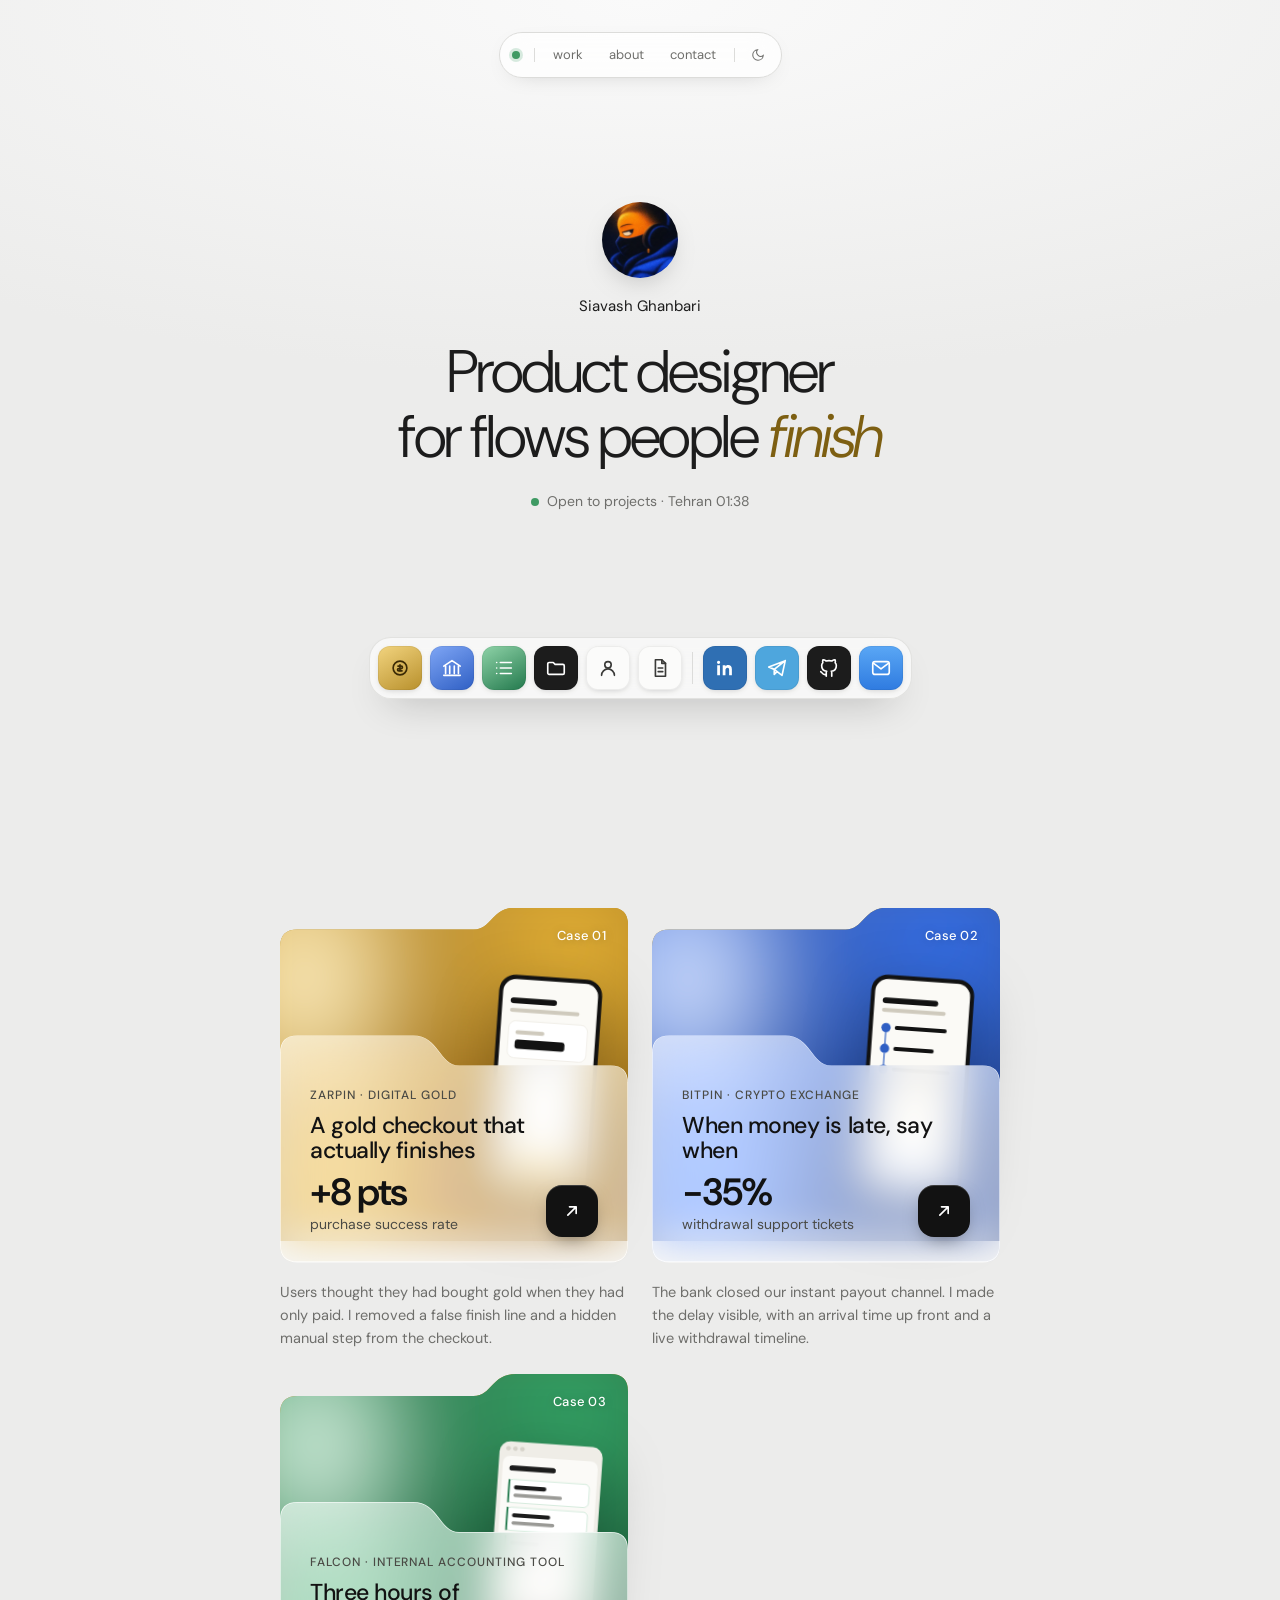
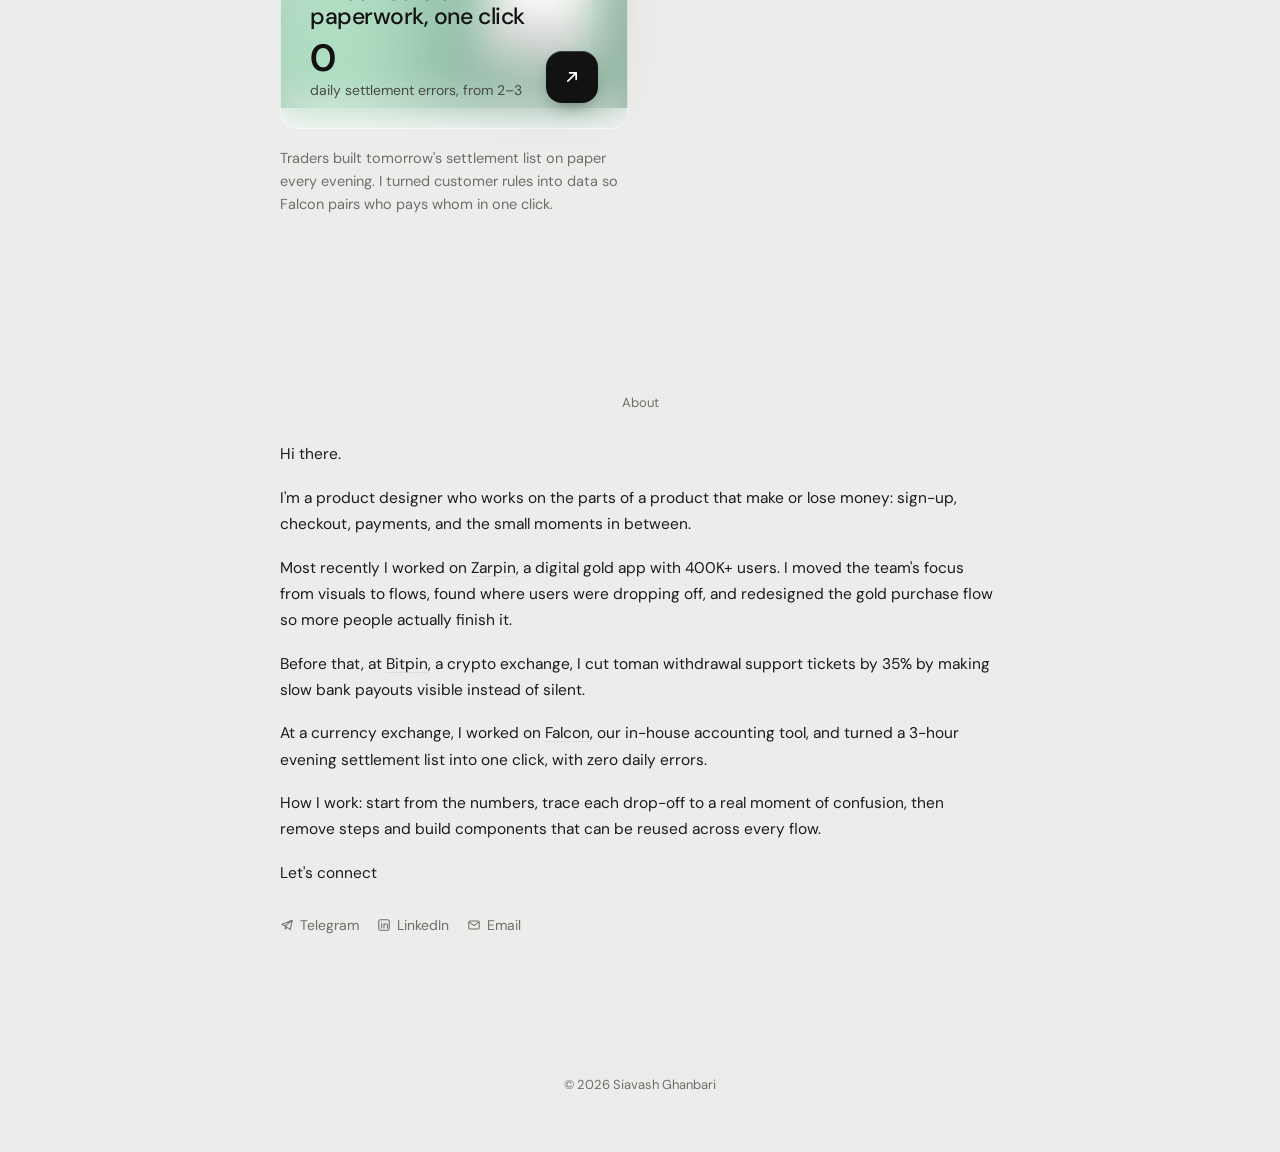
<file: index.html>
<!doctype html>
<html lang="en">
<head>
  <meta charset="utf-8">
  <meta name="viewport" content="width=device-width, initial-scale=1">
  <title>Siavash Ghanbari</title>
  <meta name="description" content="Siavash Ghanbari, product designer. Case studies on fintech flows that convert.">
  <link rel="preconnect" href="https://fonts.googleapis.com">
  <link rel="preconnect" href="https://fonts.gstatic.com" crossorigin>
  <link href="https://fonts.googleapis.com/css2?family=DM+Sans:opsz,wght@9..40,300;9..40,400;9..40,500;9..40,600&display=swap" rel="stylesheet">
  <link rel="stylesheet" href="styles.css">
  <script>(function(){var t=null;try{t=new URLSearchParams(location.search).get('theme')}catch(e){}if(t!=='dark'&&t!=='light'){try{t=localStorage.getItem('theme')}catch(e){}}if(t!=='dark'&&t!=='light'){t=matchMedia('(prefers-color-scheme: dark)').matches?'dark':'light'}document.documentElement.dataset.theme=t;try{localStorage.setItem('theme',t)}catch(e){}})()</script>
  <link rel="icon" href="avatar.webp">
</head>
<body>
  <a class="skip" href="#main">Skip to content</a>

  <header class="pillnav-wrap">
    <nav class="pillnav" aria-label="Primary">
      <span class="pill-dot" title="Open to projects" aria-hidden="true"></span>
      <span class="pill-sep" aria-hidden="true"></span>
      <a href="#work">work</a>
      <a href="#about">about</a>
      <a href="#contact">contact</a>
      <span class="pill-sep" aria-hidden="true"></span>
      <button class="pill-theme" type="button" aria-label="Toggle dark mode" data-theme-toggle>
        <svg viewBox="0 0 24 24" fill="none" stroke="currentColor" stroke-width="1.8" stroke-linecap="round"><path d="M21 12.8A9 9 0 1 1 11.2 3a7 7 0 0 0 9.8 9.8Z"/></svg>
      </button>
    </nav>
  </header>

  <main id="main">
    <section class="c-hero">
      <img class="avatar" src="avatar.webp" width="76" height="76" alt="Portrait illustration of Siavash Ghanbari">
      <p class="c-name">Siavash Ghanbari</p>
      <h1 class="c-title">Product designer<br>for flows people <em>finish</em></h1>
      <p class="c-meta"><span class="status"><i aria-hidden="true"></i>Open to projects</span> · Tehran <span data-clock>--:--</span></p>
      <nav class="dock" aria-label="Quick links">
                <a class="dock-item t-gold" href="zarpin.html" aria-label="Zarpin case study" data-tip="Zarpin case study"><svg viewBox="0 0 24 24" fill="none" stroke="currentColor" stroke-width="1.8" stroke-linecap="round" stroke-linejoin="round"><circle cx="12" cy="12" r="7.5"/><path d="M12 8.5v7M9.8 10h3.6a1.3 1.3 0 0 1 0 2.6h-2.8a1.3 1.3 0 0 0 0 2.6h3.6"/></svg></a>
        <a class="dock-item t-blue2" href="bitpin.html" aria-label="Bitpin case study" data-tip="Bitpin case study"><svg viewBox="0 0 24 24" fill="none" stroke="currentColor" stroke-width="1.8" stroke-linecap="round" stroke-linejoin="round"><path d="M3 10 12 4l9 6M5 10v8M9.5 10v8M14.5 10v8M19 10v8M3 20h18"/></svg></a>
        <a class="dock-item t-green" href="falcon.html" aria-label="Falcon case study" data-tip="Falcon case study"><svg viewBox="0 0 24 24" fill="none" stroke="currentColor" stroke-width="1.8" stroke-linecap="round" stroke-linejoin="round"><path d="M8 6h12M8 12h12M8 18h12M4 6h.01M4 12h.01M4 18h.01"/></svg></a>
        <a class="dock-item t-ink" href="#work" aria-label="Work" data-tip="Work"><svg viewBox="0 0 24 24" fill="none" stroke="currentColor" stroke-width="1.8" stroke-linecap="round" stroke-linejoin="round"><path d="M3 7.5A1.5 1.5 0 0 1 4.5 6H9l2 2h8.5A1.5 1.5 0 0 1 21 9.5v8a1.5 1.5 0 0 1-1.5 1.5h-15A1.5 1.5 0 0 1 3 17.5z"/></svg></a>
        <a class="dock-item t-light" href="#about" aria-label="About" data-tip="About"><svg viewBox="0 0 24 24" fill="none" stroke="currentColor" stroke-width="1.8" stroke-linecap="round" stroke-linejoin="round"><circle cx="12" cy="8.5" r="3.5"/><path d="M5 20a7 7 0 0 1 14 0"/></svg></a>
        <a class="dock-item t-light" href="#" aria-label="Résumé (soon)" data-tip="Résumé (soon)"><svg viewBox="0 0 24 24" fill="none" stroke="currentColor" stroke-width="1.8" stroke-linecap="round" stroke-linejoin="round"><path d="M7 3h7l4 4v14H7z"/><path d="M14 3v4h4M10 12h5M10 16h5"/></svg></a>
        <span class="dock-sep" aria-hidden="true"></span>
        <a class="dock-item t-blue" href="https://www.linkedin.com/" target="_blank" rel="noopener" aria-label="LinkedIn" data-tip="LinkedIn"><svg viewBox="0 0 24 24" fill="currentColor"><path d="M6.5 9h-3v11h3zM5 4a1.75 1.75 0 1 0 0 3.5A1.75 1.75 0 0 0 5 4zm4.5 5v11h3v-5.8c0-1.6.9-2.6 2.2-2.6 1.2 0 1.8.8 1.8 2.5V20h3v-6.6c0-3.2-1.7-4.6-4-4.6-1.5 0-2.5.7-3 1.5V9z"/></svg></a>
        <a class="dock-item t-sky" href="https://t.me/" target="_blank" rel="noopener" aria-label="Telegram" data-tip="Telegram"><svg viewBox="0 0 24 24" fill="none" stroke="currentColor" stroke-width="1.8" stroke-linecap="round" stroke-linejoin="round"><path d="M21 4 3 11l6 2.5M21 4l-3.5 16-8.5-6.5M21 4 9 13.5V19l3-3"/></svg></a>
        <a class="dock-item t-ink" href="https://github.com/SiavashGhanbari" target="_blank" rel="noopener" aria-label="GitHub" data-tip="GitHub"><svg viewBox="0 0 24 24" fill="none" stroke="currentColor" stroke-width="1.8" stroke-linecap="round" stroke-linejoin="round"><path d="M9 19c-4.3 1.4-4.3-2.5-6-3m12 5v-3.5c0-1 .1-1.4-.5-2 2.8-.3 5.5-1.4 5.5-6a4.6 4.6 0 0 0-1.3-3.2 4.2 4.2 0 0 0-.1-3.2s-1.1-.3-3.5 1.3a12.3 12.3 0 0 0-6.2 0C6.5 2.8 5.4 3.1 5.4 3.1a4.2 4.2 0 0 0-.1 3.2A4.6 4.6 0 0 0 4 9.5c0 4.6 2.7 5.7 5.5 6-.6.6-.6 1.2-.5 2V21"/></svg></a>
        <a class="dock-item t-mail" href="mailto:hello@example.com" aria-label="Email" data-tip="Email"><svg viewBox="0 0 24 24" fill="none" stroke="currentColor" stroke-width="1.8" stroke-linecap="round" stroke-linejoin="round"><rect x="3" y="5" width="18" height="14" rx="2.5"/><path d="m4 7 8 6 8-6"/></svg></a>
      </nav>
    </section>

    <section id="work" class="c-section">
      <div class="c-wrap-wide">
        <p class="c-label reveal">Selected work</p>
        <div class="folders">
          <a class="folder-card reveal" href="zarpin.html" data-cursor="Open case study">
            <div class="folder" aria-hidden="true">
              <div class="folder-back" data-folder-back><div class="blur gold"></div><span class="tag-label">Case 01</span></div>
              <svg class="phone-mini" viewBox="0 0 180 380" fill="none">
                <rect x="1" y="1" width="178" height="378" rx="28" fill="#121212"/>
                <rect x="8" y="8" width="164" height="364" rx="22" fill="#fbfaf6"/>
                <rect x="22" y="40" width="80" height="10" rx="5" fill="#121212"/>
                <rect x="22" y="58" width="120" height="7" rx="3.5" fill="#cfcabd"/>
                <rect x="22" y="80" width="136" height="64" rx="12" fill="#fff" stroke="#e8e5dc"/>
                <rect x="34" y="96" width="50" height="7" rx="3.5" fill="#cfcabd"/>
                <rect x="34" y="112" width="86" height="16" rx="5" fill="#121212"/>
                <rect x="8" y="214" width="164" height="158" rx="22" fill="#fff"/>
                <rect x="72" y="224" width="36" height="5" rx="2.5" fill="#ddd9cf"/>
                <rect x="22" y="242" width="62" height="14" rx="7" fill="#f6ecd1"/>
                <rect x="22" y="268" width="136" height="6" rx="3" fill="#ece8de"/>
                <rect x="22" y="284" width="136" height="6" rx="3" fill="#ece8de"/>
                <rect x="22" y="326" width="136" height="32" rx="10" fill="#c79c33"/>
              </svg>
              <div class="folder-front" data-folder-front>
                <div>
                  <span class="eyebrow">Zarpin · Digital gold</span>
                  <h3>A gold checkout that actually finishes</h3>
                </div>
                <div class="row">
                  <div class="metric"><b data-metric="successLift"></b><span>purchase success rate</span></div>
                  <span class="folder-btn"><svg viewBox="0 0 24 24" fill="none" stroke="currentColor" stroke-width="2" stroke-linecap="round" stroke-linejoin="round"><path d="M7 17 17 7M9 7h8v8"/></svg></span>
                </div>
              </div>
            </div>
            <p class="folder-caption">Users thought they had bought gold when they had only paid. I removed a false finish line and a hidden manual step from the checkout.</p>
            <span class="sr-only">Read the Zarpin case study</span>
          </a>

          <a class="folder-card reveal" href="bitpin.html" data-cursor="Open case study">
            <div class="folder" aria-hidden="true">
              <div class="folder-back" data-folder-back><div class="blur blue"></div><span class="tag-label">Case 02</span></div>
              <svg class="phone-mini" viewBox="0 0 180 380" fill="none">
                <rect x="1" y="1" width="178" height="378" rx="28" fill="#121212"/>
                <rect x="8" y="8" width="164" height="364" rx="22" fill="#fbfaf6"/>
                <rect x="22" y="40" width="96" height="10" rx="5" fill="#121212"/>
                <rect x="22" y="58" width="110" height="7" rx="3.5" fill="#cfcabd"/>
                <circle cx="31" cy="92" r="8" fill="#2f5fc4"/><rect x="46" y="88" width="90" height="7" rx="3.5" fill="#121212"/>
                <rect x="30" y="100" width="2" height="22" fill="#2f5fc4"/>
                <circle cx="31" cy="128" r="8" fill="#2f5fc4"/><rect x="46" y="124" width="70" height="7" rx="3.5" fill="#121212"/>
                <rect x="30" y="136" width="2" height="22" fill="#2f5fc4"/>
                <circle cx="31" cy="164" r="8" fill="#2f5fc4"/><rect x="46" y="160" width="100" height="7" rx="3.5" fill="#121212"/>
                <rect x="30" y="172" width="2" height="22" fill="#e6e4dd"/>
                <circle cx="31" cy="200" r="7" fill="#fff" stroke="#2f5fc4" stroke-width="2"/><rect x="46" y="196" width="80" height="7" rx="3.5" fill="#cfcabd"/>
                <rect x="22" y="320" width="136" height="34" rx="10" fill="#eef3fe"/>
                <rect x="34" y="334" width="96" height="6" rx="3" fill="#2f5fc4"/>
              </svg>
              <div class="folder-front" data-folder-front>
                <div>
                  <span class="eyebrow">Bitpin · Crypto exchange</span>
                  <h3>When money is late, say when</h3>
                </div>
                <div class="row">
                  <div class="metric"><b>−35%</b><span>withdrawal support tickets</span></div>
                  <span class="folder-btn"><svg viewBox="0 0 24 24" fill="none" stroke="currentColor" stroke-width="2" stroke-linecap="round" stroke-linejoin="round"><path d="M7 17 17 7M9 7h8v8"/></svg></span>
                </div>
              </div>
            </div>
            <p class="folder-caption">The bank closed our instant payout channel. I made the delay visible, with an arrival time up front and a live withdrawal timeline.</p>
            <span class="sr-only">Read the Bitpin case study</span>
          </a>

          <a class="folder-card reveal" href="falcon.html" data-cursor="Open case study">
            <div class="folder" aria-hidden="true">
              <div class="folder-back" data-folder-back><div class="blur green"></div><span class="tag-label">Case 03</span></div>
              <svg class="phone-mini" viewBox="0 0 180 380" fill="none">
                <rect x="1" y="1" width="178" height="378" rx="18" fill="#efede7"/>
                <rect x="8" y="26" width="164" height="346" rx="12" fill="#fbfaf7"/>
                <circle cx="16" cy="13" r="4" fill="#d6d3ca"/><circle cx="28" cy="13" r="4" fill="#d6d3ca"/><circle cx="40" cy="13" r="4" fill="#d6d3ca"/>
                <rect x="20" y="42" width="80" height="9" rx="4.5" fill="#1c1c1c"/>
                <rect x="20" y="66" width="140" height="40" rx="8" fill="#fff" stroke="#b9dfc8"/><rect x="30" y="76" width="56" height="7" rx="3.5" fill="#1c1c1c"/><rect x="30" y="90" width="84" height="6" rx="3" fill="#9a9a96"/><rect x="20" y="66" width="3" height="40" fill="#23794d"/>
                <rect x="20" y="114" width="140" height="40" rx="8" fill="#fff" stroke="#b9dfc8"/><rect x="30" y="124" width="66" height="7" rx="3.5" fill="#1c1c1c"/><rect x="30" y="138" width="74" height="6" rx="3" fill="#9a9a96"/><rect x="20" y="114" width="3" height="40" fill="#23794d"/>
                <rect x="20" y="162" width="140" height="40" rx="8" fill="#fff" stroke="#b9dfc8"/><rect x="30" y="172" width="50" height="7" rx="3.5" fill="#1c1c1c"/><rect x="30" y="186" width="90" height="6" rx="3" fill="#9a9a96"/><rect x="20" y="162" width="3" height="40" fill="#23794d"/>
                <rect x="20" y="318" width="140" height="34" rx="10" fill="#1c1c1c"/><rect x="50" y="332" width="80" height="6" rx="3" fill="#fff"/>
              </svg>
              <div class="folder-front" data-folder-front>
                <div>
                  <span class="eyebrow">Falcon · Internal accounting tool</span>
                  <h3>Three hours of paperwork, one click</h3>
                </div>
                <div class="row">
                  <div class="metric"><b>0</b><span>daily settlement errors, from 2–3</span></div>
                  <span class="folder-btn"><svg viewBox="0 0 24 24" fill="none" stroke="currentColor" stroke-width="2" stroke-linecap="round" stroke-linejoin="round"><path d="M7 17 17 7M9 7h8v8"/></svg></span>
                </div>
              </div>
            </div>
            <p class="folder-caption">Traders built tomorrow's settlement list on paper every evening. I turned customer rules into data so Falcon pairs who pays whom in one click.</p>
            <span class="sr-only">Read the Falcon case study</span>
          </a>

        </div>
      
      </div>
    </section>

    <section id="about" class="c-section">
      <div class="c-wrap">
        <p class="c-label reveal">About</p>
        <div class="c-text reveal">
          <p>Hi there.</p>
          <p>I'm a product designer who works on the parts of a product that make or lose money: sign-up, checkout, payments, and the small moments in between.</p>
          <p>Most recently I worked on <a href="zarpin.html">Zarpin</a>, a digital gold app with 400K+ users. I moved the team's focus from visuals to flows, found where users were dropping off, and redesigned the gold purchase flow so more people actually finish it.</p>
          <p>Before that, at <a href="bitpin.html">Bitpin</a>, a crypto exchange, I cut toman withdrawal support tickets by 35% by making slow bank payouts visible instead of silent.</p>
          <p>At a currency exchange, I worked on <a href="falcon.html">Falcon</a>, our in-house accounting tool, and turned a 3-hour evening settlement list into one click, with zero daily errors.</p>
          <p>How I work: start from the numbers, trace each drop-off to a real moment of confusion, then remove steps and build components that can be reused across every flow.</p>
          <p>Let's connect</p>
        </div>
      </div>
    </section>

    <section id="contact" class="c-section c-contact">
      <div class="c-wrap">
        <!-- TODO: replace with real contact links -->
        <div class="c-links reveal">
          <a href="https://t.me/" target="_blank" rel="noopener"><svg viewBox="0 0 24 24" fill="none" stroke="currentColor" stroke-width="1.8" stroke-linecap="round" stroke-linejoin="round"><path d="M21 4 3 11l6 2.5M21 4l-3.5 16-8.5-6.5M21 4 9 13.5V19l3-3"/></svg>Telegram</a>
          <a href="https://www.linkedin.com/" target="_blank" rel="noopener"><svg viewBox="0 0 24 24" fill="none" stroke="currentColor" stroke-width="1.8" stroke-linecap="round" stroke-linejoin="round"><rect x="3" y="3" width="18" height="18" rx="3"/><path d="M8 10v7M8 7v.01M12 17v-7m0 3a3 3 0 0 1 6 0v4"/></svg>LinkedIn</a>
          <a href="mailto:hello@example.com"><svg viewBox="0 0 24 24" fill="none" stroke="currentColor" stroke-width="1.8" stroke-linecap="round" stroke-linejoin="round"><rect x="3" y="5" width="18" height="14" rx="2.5"/><path d="m4 7 8 6 8-6"/></svg>Email</a>
        </div>
      </div>
    </section>
  </main>

  <footer class="c-footer">© <span data-year></span> Siavash Ghanbari</footer>

  <div class="cursor-pill" aria-hidden="true"></div>
  <script src="smooth.js"></script>
  <script src="data.js"></script>
  <script src="main.js"></script>
</body>
</html>
</file>
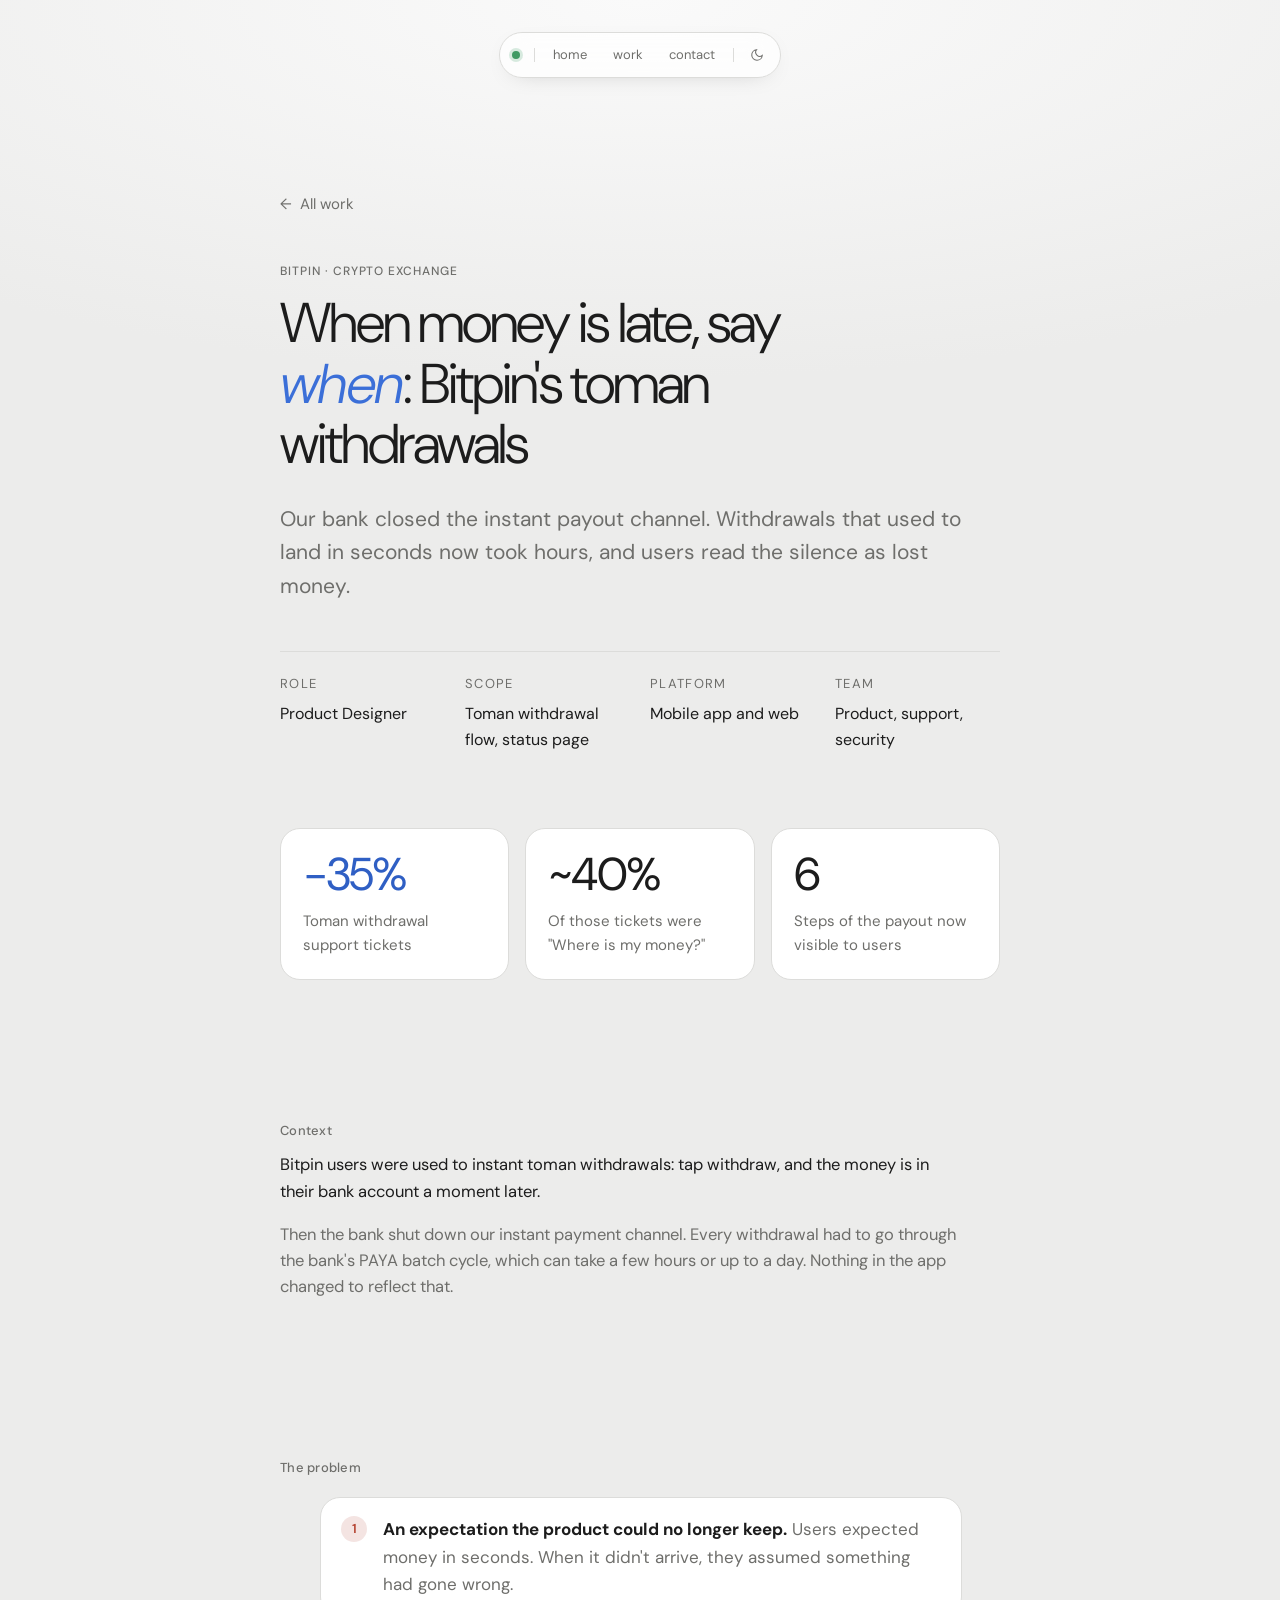
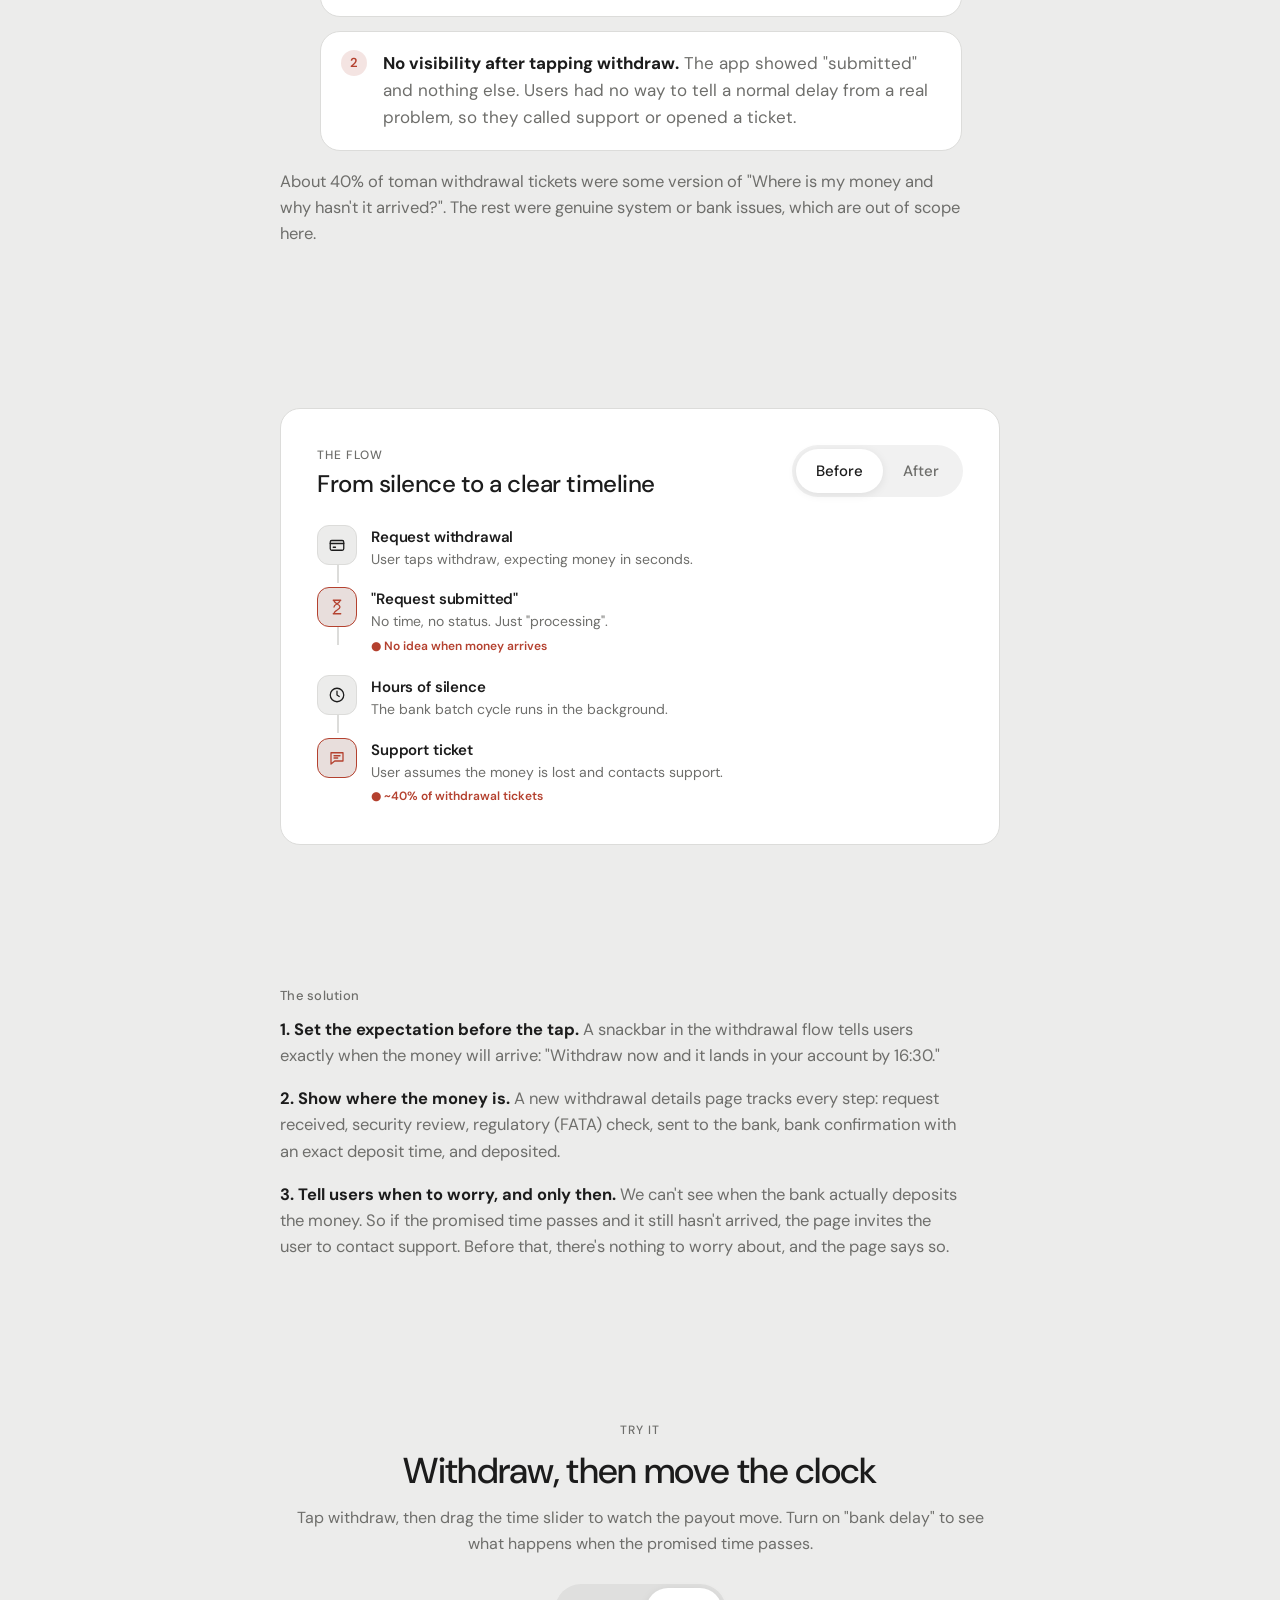
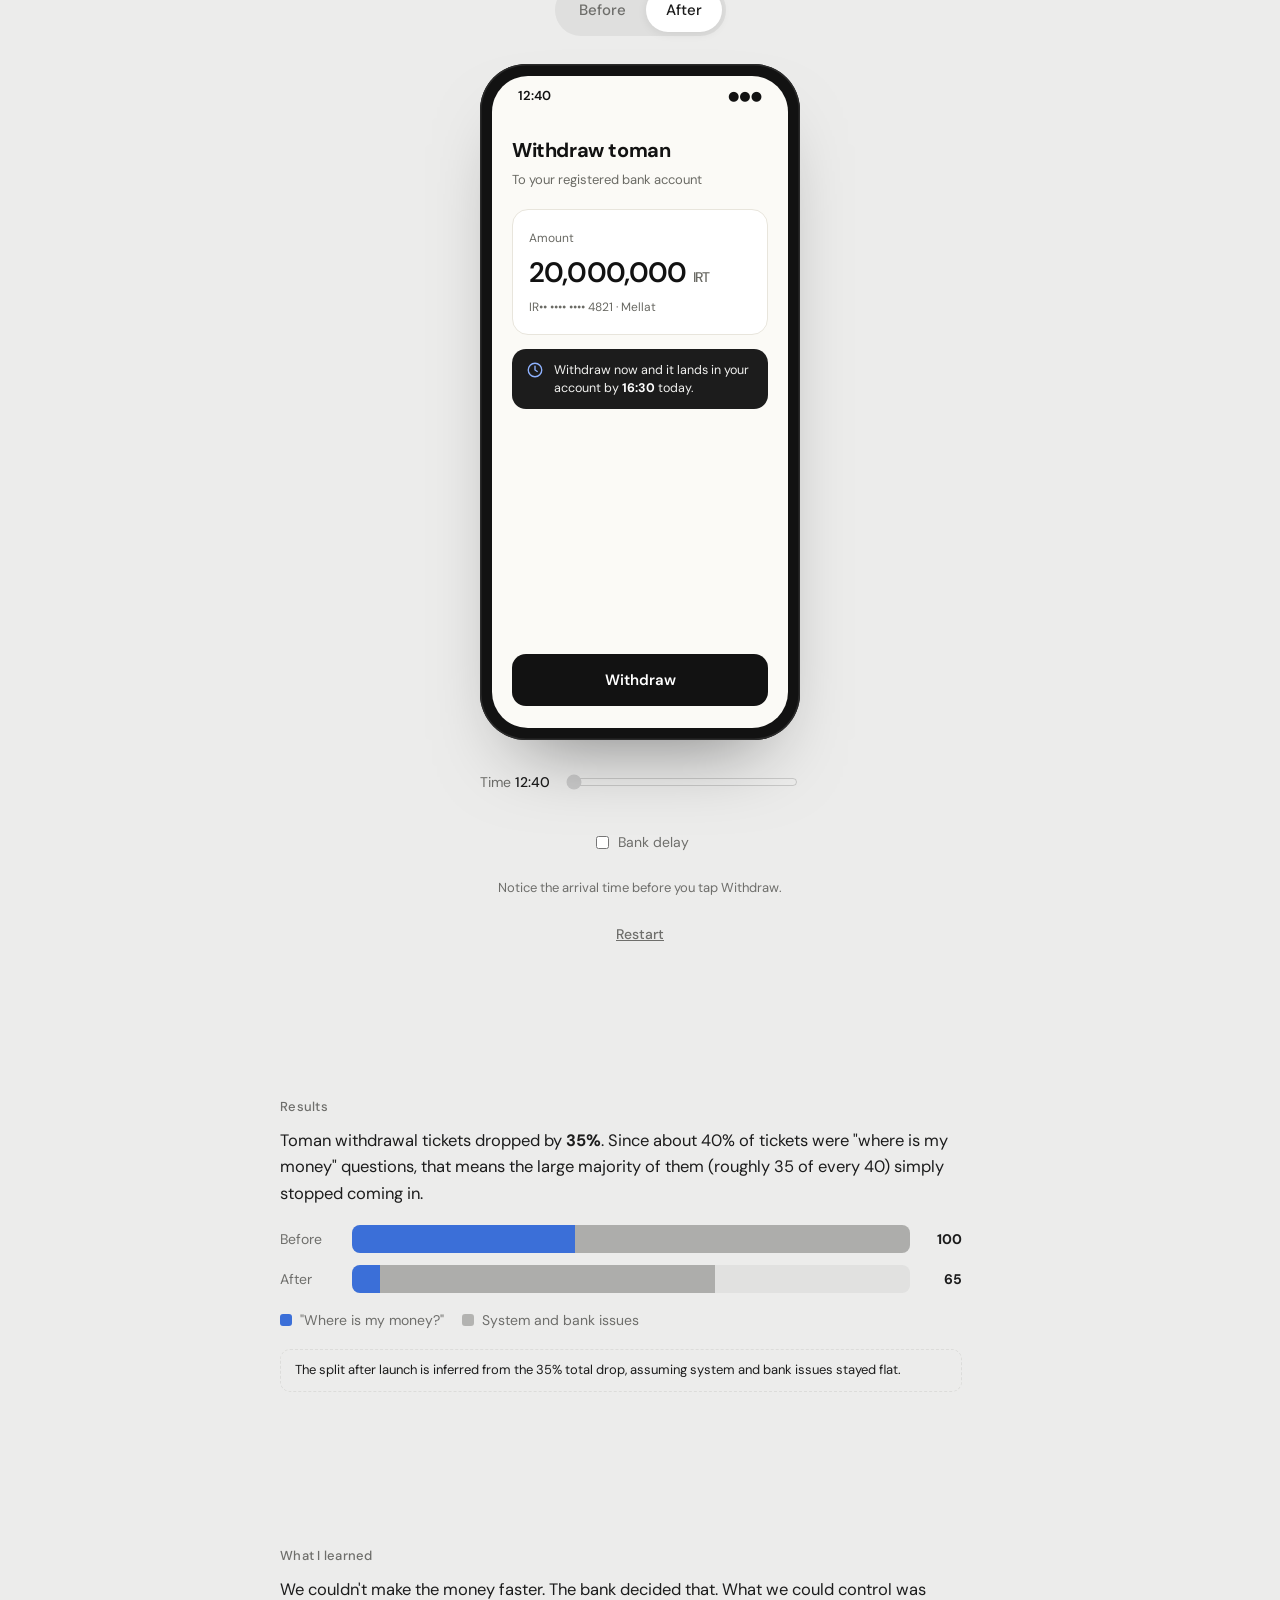
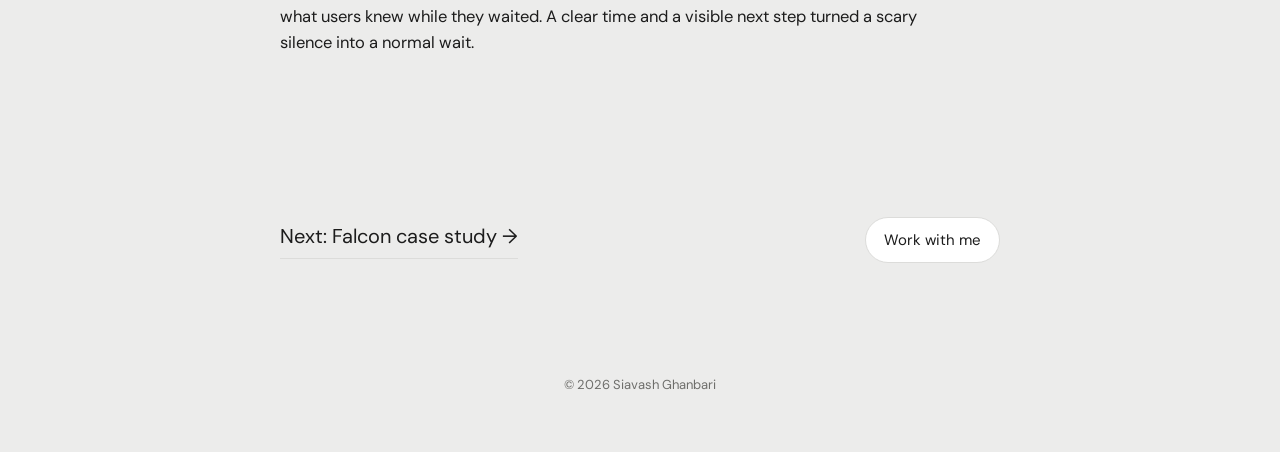
<file: bitpin.html>
<!doctype html>
<html lang="en">
<head>
  <meta charset="utf-8">
  <meta name="viewport" content="width=device-width, initial-scale=1">
  <title>Bitpin Toman Withdrawals · Siavash Ghanbari</title>
  <meta name="description" content="Case study: making delayed toman withdrawals at Bitpin transparent, cutting withdrawal support tickets by 35%.">
  <link rel="preconnect" href="https://fonts.googleapis.com">
  <link rel="preconnect" href="https://fonts.gstatic.com" crossorigin>
  <link href="https://fonts.googleapis.com/css2?family=DM+Sans:opsz,wght@9..40,300;9..40,400;9..40,500;9..40,600&display=swap" rel="stylesheet">
  <link rel="stylesheet" href="styles.css">
  <script>(function(){var t=null;try{t=new URLSearchParams(location.search).get('theme')}catch(e){}if(t!=='dark'&&t!=='light'){try{t=localStorage.getItem('theme')}catch(e){}}if(t!=='dark'&&t!=='light'){t=matchMedia('(prefers-color-scheme: dark)').matches?'dark':'light'}document.documentElement.dataset.theme=t;try{localStorage.setItem('theme',t)}catch(e){}})()</script>
  <link rel="icon" href="avatar.webp">
</head>
<body>
  <a class="skip" href="#main">Skip to content</a>
  <div class="progress" aria-hidden="true"></div>

  <header class="pillnav-wrap">
    <nav class="pillnav" aria-label="Primary">
      <span class="pill-dot" aria-hidden="true"></span>
      <span class="pill-sep" aria-hidden="true"></span>
      <a href="index.html">home</a>
      <a href="index.html#work">work</a>
      <a href="index.html#contact">contact</a>
      <span class="pill-sep" aria-hidden="true"></span>
      <button class="pill-theme" type="button" aria-label="Toggle dark mode" data-theme-toggle>
        <svg viewBox="0 0 24 24" fill="none" stroke="currentColor" stroke-width="1.8" stroke-linecap="round"><path d="M21 12.8A9 9 0 1 1 11.2 3a7 7 0 0 0 9.8 9.8Z"/></svg>
      </button>
    </nav>
  </header>

  <main id="main">
    <section class="cs-hero">
      <div class="wrap">
        <a class="back" href="index.html"><span aria-hidden="true">←</span> All work</a>
        <p class="eyebrow">Bitpin · Crypto exchange</p>
        <h1>When money is late, say <span class="serif" style="color:#3b6fd8">when</span>: Bitpin's toman withdrawals</h1>
        <p class="hero-lede" style="opacity:1;animation:none">Our bank closed the instant payout channel. Withdrawals that used to land in seconds now took hours, and users read the silence as lost money.</p>
        <dl class="facts">
          <div><dt>Role</dt><dd>Product Designer</dd></div>
          <div><dt>Scope</dt><dd>Toman withdrawal flow, status page</dd></div>
          <div><dt>Platform</dt><dd>Mobile app and web</dd></div>
          <div><dt>Team</dt><dd>Product, support, security</dd></div>
        </dl>
      </div>
    </section>

    <section style="padding-top:20px">
      <div class="wrap">
        <div class="kpis">
          <div class="kpi reveal"><b class="blue">−35%</b><span>Toman withdrawal support tickets</span></div>
          <div class="kpi reveal"><b>~40%</b><span>Of those tickets were "Where is my money?"</span></div>
          <div class="kpi reveal"><b>6</b><span>Steps of the payout now visible to users</span></div>
        </div>
      </div>
    </section>

    <section>
      <div class="wrap cs-grid">
        <h2 class="reveal">Context</h2>
        <div class="body reveal">
          <p>Bitpin users were used to instant toman withdrawals: tap withdraw, and the money is in their bank account a moment later.</p>
          <p class="muted">Then the bank shut down our instant payment channel. Every withdrawal had to go through the bank's PAYA batch cycle, which can take a few hours or up to a day. Nothing in the app changed to reflect that.</p>
        </div>
      </div>
    </section>

    <section>
      <div class="wrap cs-grid">
        <h2 class="reveal">The problem</h2>
        <div class="body reveal">
          <ul class="pain">
            <li><span class="n">1</span><div><strong>An expectation the product could no longer keep.</strong> <span class="muted">Users expected money in seconds. When it didn't arrive, they assumed something had gone wrong.</span></div></li>
            <li><span class="n">2</span><div><strong>No visibility after tapping withdraw.</strong> <span class="muted">The app showed "submitted" and nothing else. Users had no way to tell a normal delay from a real problem, so they called support or opened a ticket.</span></div></li>
          </ul>
          <p class="muted" style="margin-top:18px">About 40% of toman withdrawal tickets were some version of "Where is my money and why hasn't it arrived?". The rest were genuine system or bank issues, which are out of scope here.</p>
        </div>
      </div>
    </section>

    <section>
      <div class="wrap">
        <div class="flow-wrap reveal">
          <div class="flow-top">
            <div><p class="eyebrow" style="margin:0 0 6px">The flow</p><h3 style="font-size:24px">From silence to a clear timeline</h3></div>
            <div class="seg" data-seg="flow" role="group" aria-label="Compare flows">
              <span class="thumb" aria-hidden="true"></span>
              <button type="button" data-value="before" aria-pressed="true">Before</button>
              <button type="button" data-value="after" aria-pressed="false">After</button>
            </div>
          </div>
          <ol class="flow" data-flow style="list-style:none;padding:0;margin:0" aria-live="polite"></ol>
        </div>
      </div>
    </section>

    <section>
      <div class="wrap cs-grid">
        <h2 class="reveal">The solution</h2>
        <div class="body reveal">
          <p><strong>1. Set the expectation before the tap.</strong> <span class="muted">A snackbar in the withdrawal flow tells users exactly when the money will arrive: "Withdraw now and it lands in your account by 16:30."</span></p>
          <p><strong>2. Show where the money is.</strong> <span class="muted">A new withdrawal details page tracks every step: request received, security review, regulatory (FATA) check, sent to the bank, bank confirmation with an exact deposit time, and deposited.</span></p>
          <p><strong>3. Tell users when to worry, and only then.</strong> <span class="muted">We can't see when the bank actually deposits the money. So if the promised time passes and it still hasn't arrived, the page invites the user to contact support. Before that, there's nothing to worry about, and the page says so.</span></p>
        </div>
      </div>
    </section>

    <section>
      <div class="wrap proto">
        <div class="proto-copy reveal">
          <p class="eyebrow">Try it</p>
          <h3>Withdraw, then move the clock</h3>
          <p>Tap withdraw, then drag the time slider to watch the payout move. Turn on "bank delay" to see what happens when the promised time passes.</p>
          <div class="seg" data-seg="wproto" role="group" aria-label="Prototype version" style="margin-top:12px">
            <span class="thumb" aria-hidden="true"></span>
            <button type="button" data-value="before" aria-pressed="false">Before</button>
            <button type="button" data-value="after" aria-pressed="true">After</button>
          </div>
        </div>
        <div class="reveal">
          <div class="phone" data-wproto>
            <div class="screen">
              <div class="sbar" aria-hidden="true"><span data-wclock>12:40</span><span>●●●</span></div>

              <div class="view" data-view="form">
                <h5>Withdraw toman</h5>
                <p class="sub">To your registered bank account</p>
                <div class="amount"><small>Amount</small><div>20,000,000 <em>IRT</em></div><small>IR•• •••• •••• 4821 · Mellat</small></div>
                <div class="snack" data-snack><svg viewBox="0 0 24 24" fill="none" stroke="currentColor" stroke-width="1.8" stroke-linecap="round"><circle cx="12" cy="12" r="9"/><path d="M12 7v5l3 2"/></svg><span>Withdraw now and it lands in your account by <b>16:30</b> today.</span></div>
                <button class="pbtn" type="button" data-act="withdraw">Withdraw</button>
              </div>

              <div class="view hidden" data-view="old">
                <div class="success" style="display:flex;flex-direction:column;align-items:center;text-align:center;margin-top:40px;gap:6px">
                  <div class="spinner" aria-hidden="true"></div>
                  <h5 style="margin-top:14px">Request submitted</h5>
                  <p class="sub">Processing</p>
                </div>
                <div class="old-msg" data-oldmsg></div>
                <button class="pbtn ghost" type="button" data-act="reset" style="margin-top:auto">Back</button>
              </div>

              <div class="view hidden" data-view="details">
                <h5>Withdrawal details</h5>
                <p class="sub">20,000,000 IRT · Mellat ••4821</p>
                <ol class="wsteps" data-wsteps></ol>
                <div class="eta-card" data-eta>Expected in your account by <b>16:30</b></div>
                <div class="late-card" data-late hidden>
                  <strong>It's past 16:30 and the money isn't in your account?</strong>
                  <span>Banks sometimes run late. Contact support and we'll trace it.</span>
                  <button class="pbtn" type="button">Contact support</button>
                </div>
              </div>
            </div>
          </div>
          <div class="time-ctrl" data-timectrl>
            <label for="wtime">Time <output data-wtime-out>12:40</output></label>
            <input id="wtime" type="range" min="0" max="320" value="0" step="5" disabled>
            <label class="delay"><input type="checkbox" data-delay> Bank delay</label>
          </div>
          <p class="proto-hint" data-whint aria-live="polite"></p>
          <p style="text-align:center;margin:0"><button class="replay" type="button" data-wreset>Restart</button></p>
        </div>
      </div>
    </section>

    <section>
      <div class="wrap cs-grid">
        <h2 class="reveal">Results</h2>
        <div class="body reveal">
          <p>Toman withdrawal tickets dropped by <strong>35%</strong>. Since about 40% of tickets were "where is my money" questions, that means the large majority of them (roughly 35 of every 40) simply stopped coming in.</p>
          <div class="ticket-bars" aria-label="Withdrawal tickets before and after">
            <div class="tb-row"><span>Before</span><div class="tb"><i class="tb-where" style="--w:40%"></i><i class="tb-other" style="--w:60%"></i></div><b>100</b></div>
            <div class="tb-row"><span>After</span><div class="tb"><i class="tb-where" style="--w:5%"></i><i class="tb-other" style="--w:60%"></i></div><b>65</b></div>
          </div>
          <div class="legend"><span><i style="background:#3b6fd8"></i>"Where is my money?"</span><span><i style="background:color-mix(in srgb,var(--muted) 45%,transparent)"></i>System and bank issues</span></div>
          <p class="note">The split after launch is inferred from the 35% total drop, assuming system and bank issues stayed flat.</p>
        </div>
      </div>
    </section>

    <section>
      <div class="wrap cs-grid">
        <h2 class="reveal">What I learned</h2>
        <div class="body reveal">
          <p>We couldn't make the money faster. The bank decided that. What we could control was what users knew while they waited. A clear time and a visible next step turned a scary silence into a normal wait.</p>
        </div>
      </div>
    </section>

    <section>
      <div class="wrap next-case">
        <a class="big-link" href="falcon.html" style="margin:0">Next: Falcon case study →</a>
        <a class="btn" href="index.html#contact">Work with me</a>
      </div>
    </section>
  </main>

  <footer class="c-footer">© <span data-year></span> Siavash Ghanbari</footer>

  <div class="cursor-pill" aria-hidden="true"></div>
  <script>
    window.PAGE_FLOWS = {
      before: [
        { t: 'Request withdrawal', d: 'User taps withdraw, expecting money in seconds.', icon: 'card' },
        { t: '"Request submitted"', d: 'No time, no status. Just "processing".', icon: 'hourglass', drop: 'No idea when money arrives' },
        { t: 'Hours of silence', d: 'The bank batch cycle runs in the background.', icon: 'clock' },
        { t: 'Support ticket', d: 'User assumes the money is lost and contacts support.', icon: 'chat', drop: '~40% of withdrawal tickets' },
      ],
      after: [
        { t: 'Request withdrawal + ETA snackbar', d: '"Withdraw now and it lands by 16:30."', icon: 'bell', fixed: 'Expectation set before the tap' },
        { t: 'Security and FATA checks', d: 'Shown live on the withdrawal details page.', icon: 'shield' },
        { t: 'Sent to bank, time confirmed', d: 'The bank confirms an exact deposit time.', icon: 'bank' },
        { t: 'Deposited', d: 'The timeline completes.', icon: 'check' },
        { t: 'Late? Then contact support', d: 'Support is offered only after the promised time passes.', icon: 'chat', fixed: 'Tickets only when needed' },
      ],
    };
  </script>
  <script src="smooth.js"></script>
  <script src="data.js"></script>
  <script src="main.js"></script>
  <script src="bitpin.js"></script>
</body>
</html>
</file>
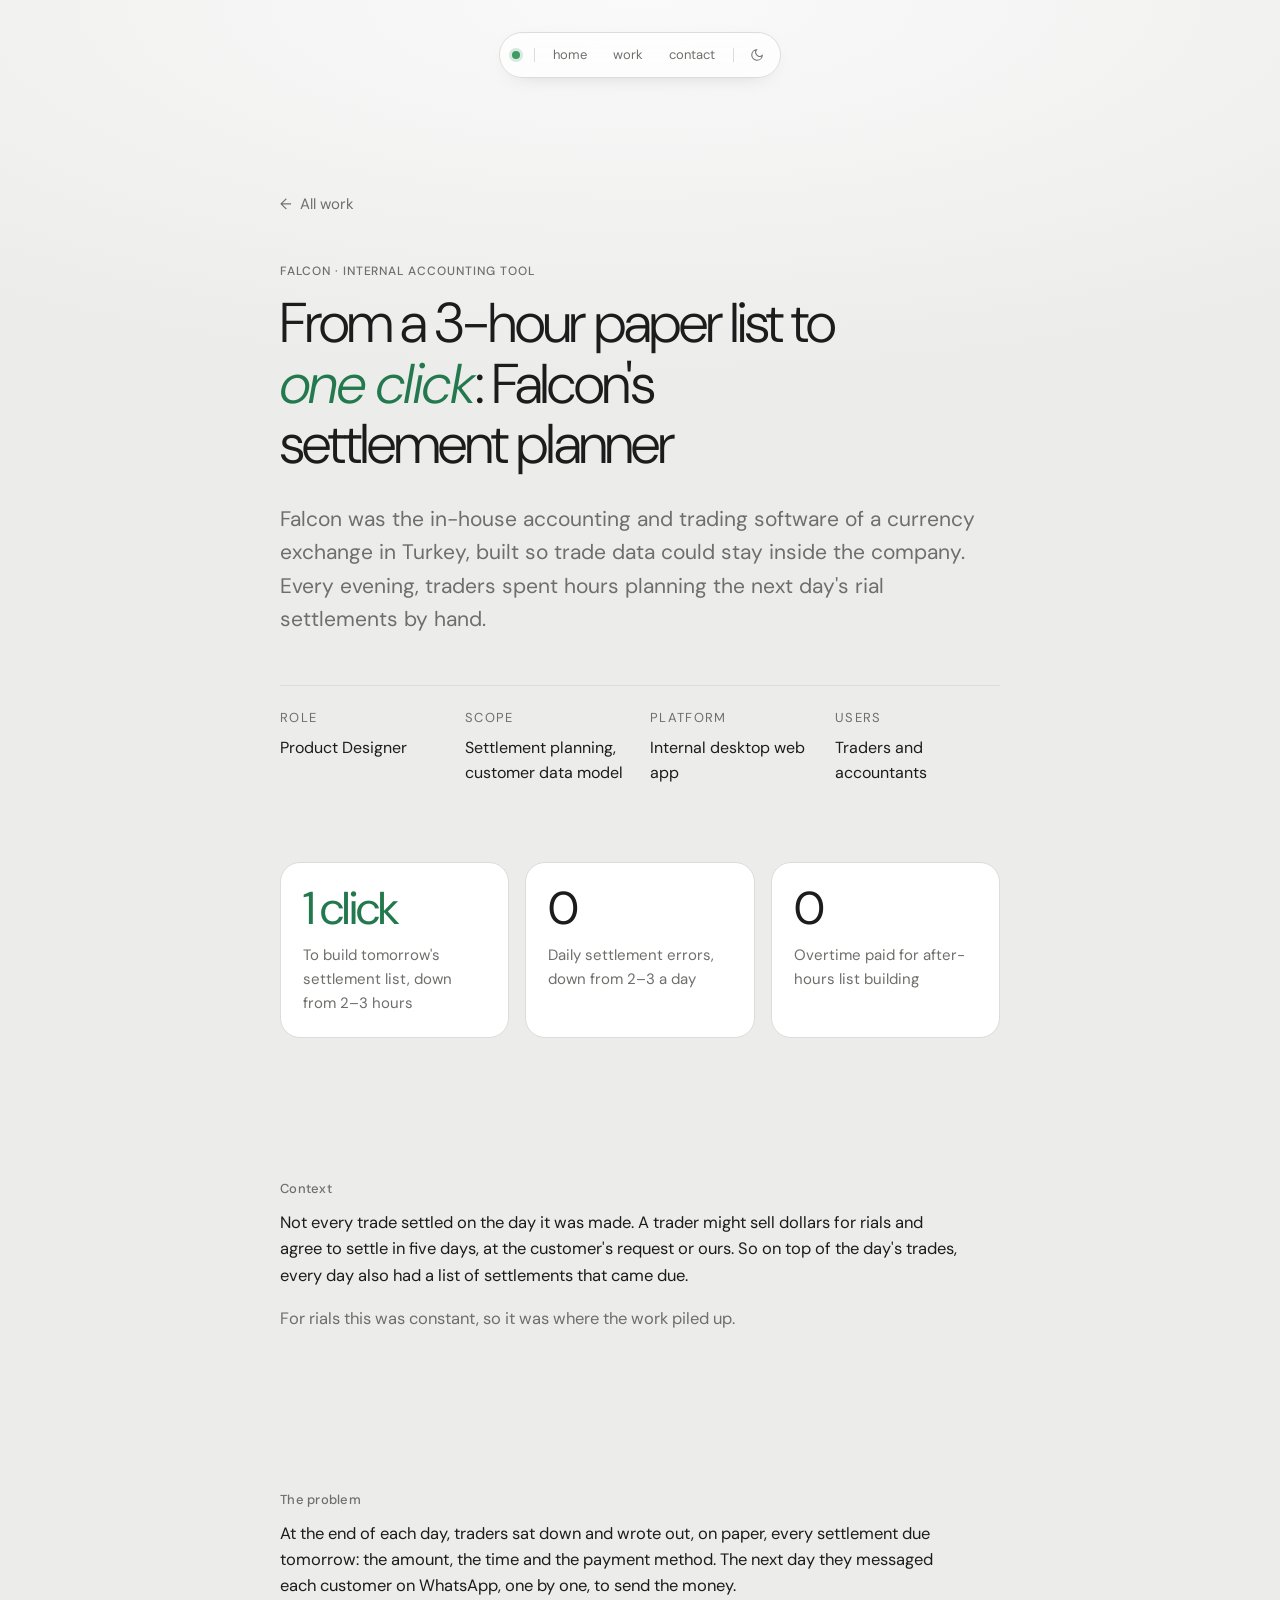
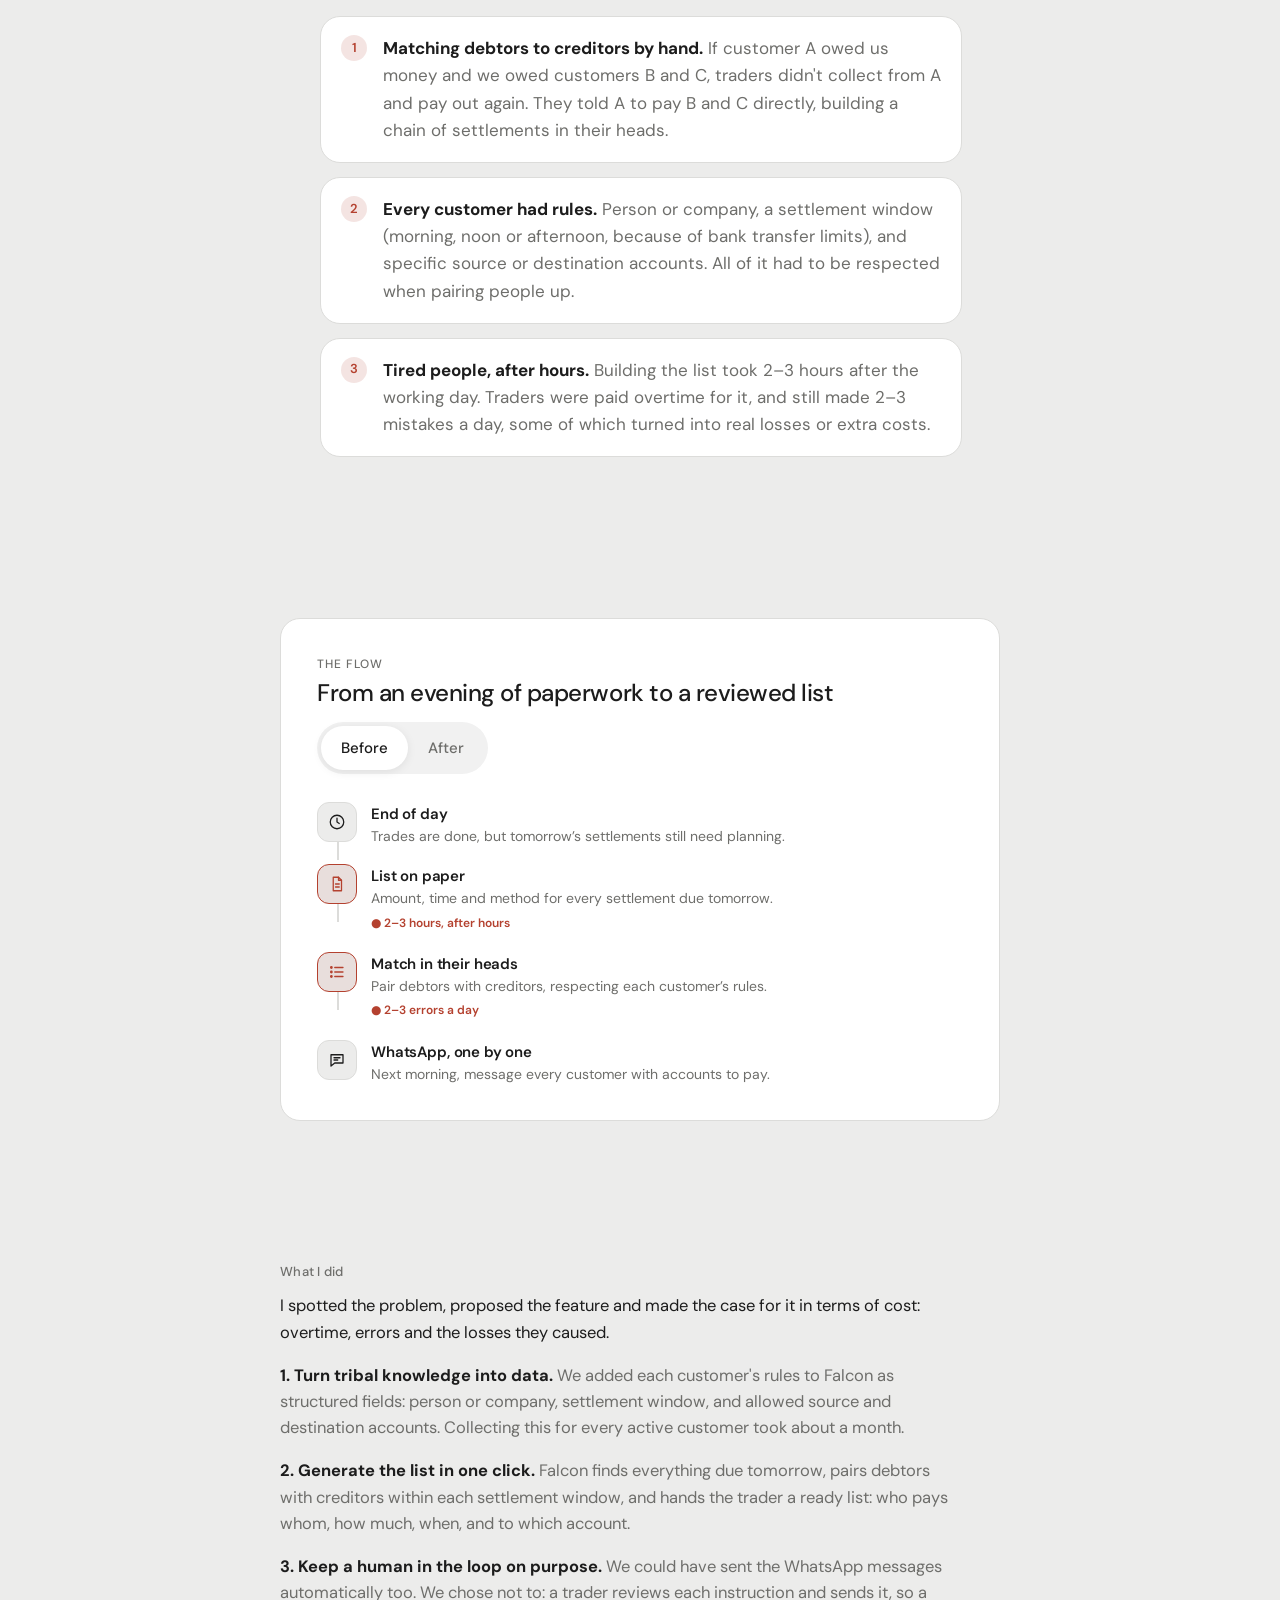
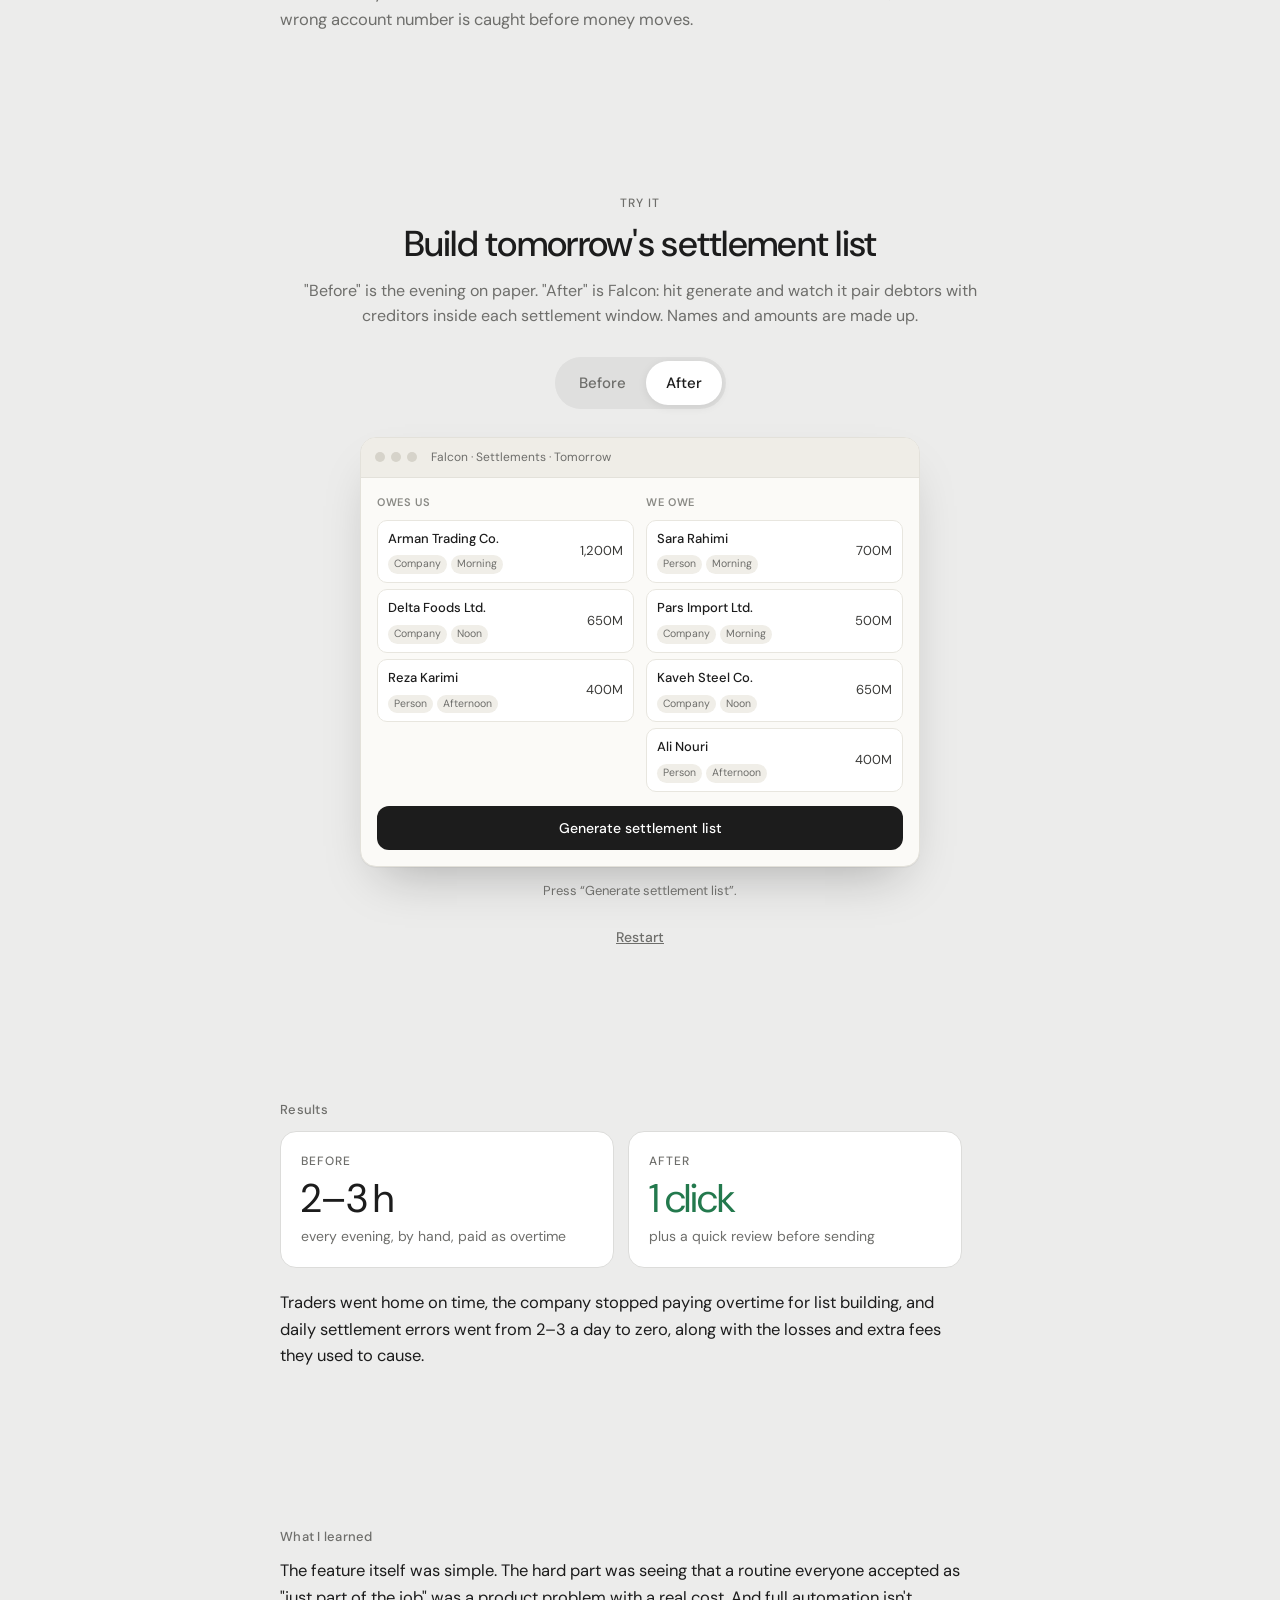
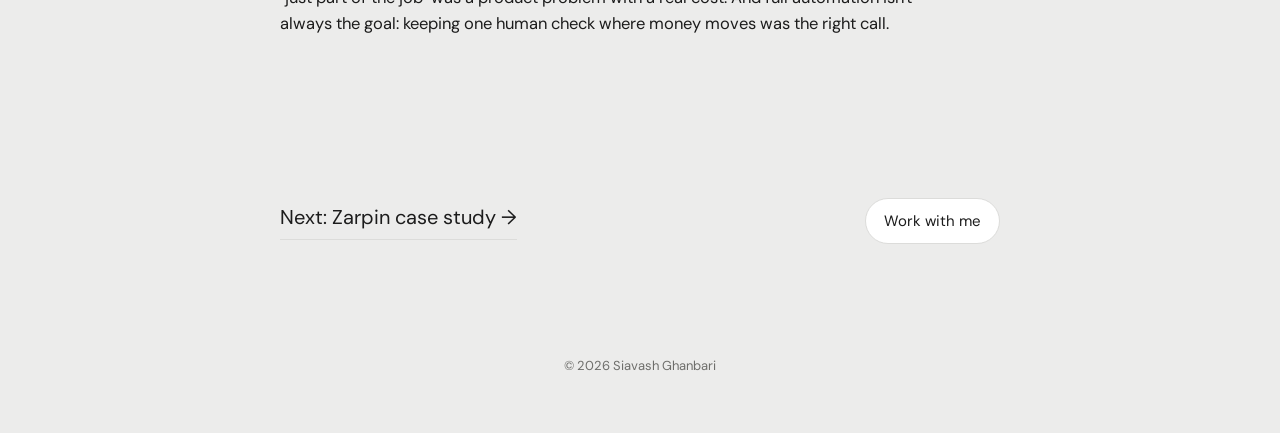
<file: falcon.html>
<!doctype html>
<html lang="en">
<head>
  <meta charset="utf-8">
  <meta name="viewport" content="width=device-width, initial-scale=1">
  <title>Falcon Settlement Planner · Siavash Ghanbari</title>
  <meta name="description" content="Case study: turning a 2–3 hour end-of-day settlement list into one click in Falcon, an internal accounting tool for a currency exchange.">
  <link rel="preconnect" href="https://fonts.googleapis.com">
  <link rel="preconnect" href="https://fonts.gstatic.com" crossorigin>
  <link href="https://fonts.googleapis.com/css2?family=DM+Sans:opsz,wght@9..40,300;9..40,400;9..40,500;9..40,600&family=Caveat:wght@500&display=swap" rel="stylesheet">
  <link rel="stylesheet" href="styles.css">
  <script>(function(){var t=null;try{t=new URLSearchParams(location.search).get('theme')}catch(e){}if(t!=='dark'&&t!=='light'){try{t=localStorage.getItem('theme')}catch(e){}}if(t!=='dark'&&t!=='light'){t=matchMedia('(prefers-color-scheme: dark)').matches?'dark':'light'}document.documentElement.dataset.theme=t;try{localStorage.setItem('theme',t)}catch(e){}})()</script>
  <link rel="icon" href="avatar.webp">
</head>
<body>
  <a class="skip" href="#main">Skip to content</a>
  <div class="progress" aria-hidden="true"></div>

  <header class="pillnav-wrap">
    <nav class="pillnav" aria-label="Primary">
      <span class="pill-dot" aria-hidden="true"></span>
      <span class="pill-sep" aria-hidden="true"></span>
      <a href="index.html">home</a>
      <a href="index.html#work">work</a>
      <a href="index.html#contact">contact</a>
      <span class="pill-sep" aria-hidden="true"></span>
      <button class="pill-theme" type="button" aria-label="Toggle dark mode" data-theme-toggle>
        <svg viewBox="0 0 24 24" fill="none" stroke="currentColor" stroke-width="1.8" stroke-linecap="round"><path d="M21 12.8A9 9 0 1 1 11.2 3a7 7 0 0 0 9.8 9.8Z"/></svg>
      </button>
    </nav>
  </header>

  <main id="main">
    <section class="cs-hero">
      <div class="wrap">
        <a class="back" href="index.html"><span aria-hidden="true">←</span> All work</a>
        <p class="eyebrow">Falcon · Internal accounting tool</p>
        <h1>From a 3-hour paper list to <span class="serif" style="color:var(--green-ink)">one click</span>: Falcon's settlement planner</h1>
        <p class="hero-lede">Falcon was the in-house accounting and trading software of a currency exchange in Turkey, built so trade data could stay inside the company. Every evening, traders spent hours planning the next day's rial settlements by hand.</p>
        <dl class="facts">
          <div><dt>Role</dt><dd>Product Designer</dd></div>
          <div><dt>Scope</dt><dd>Settlement planning, customer data model</dd></div>
          <div><dt>Platform</dt><dd>Internal desktop web app</dd></div>
          <div><dt>Users</dt><dd>Traders and accountants</dd></div>
        </dl>
      </div>
    </section>

    <section style="padding-top:20px">
      <div class="wrap">
        <div class="kpis">
          <div class="kpi reveal"><b class="green">1 click</b><span>To build tomorrow's settlement list, down from 2–3 hours</span></div>
          <div class="kpi reveal"><b>0</b><span>Daily settlement errors, down from 2–3 a day</span></div>
          <div class="kpi reveal"><b>0</b><span>Overtime paid for after-hours list building</span></div>
        </div>
      </div>
    </section>

    <section>
      <div class="wrap cs-grid">
        <h2 class="reveal">Context</h2>
        <div class="body reveal">
          <p>Not every trade settled on the day it was made. A trader might sell dollars for rials and agree to settle in five days, at the customer's request or ours. So on top of the day's trades, every day also had a list of settlements that came due.</p>
          <p class="muted">For rials this was constant, so it was where the work piled up.</p>
        </div>
      </div>
    </section>

    <section>
      <div class="wrap cs-grid">
        <h2 class="reveal">The problem</h2>
        <div class="body reveal">
          <p>At the end of each day, traders sat down and wrote out, on paper, every settlement due tomorrow: the amount, the time and the payment method. The next day they messaged each customer on WhatsApp, one by one, to send the money.</p>
          <ul class="pain">
            <li><span class="n">1</span><div><strong>Matching debtors to creditors by hand.</strong> <span class="muted">If customer A owed us money and we owed customers B and C, traders didn't collect from A and pay out again. They told A to pay B and C directly, building a chain of settlements in their heads.</span></div></li>
            <li><span class="n">2</span><div><strong>Every customer had rules.</strong> <span class="muted">Person or company, a settlement window (morning, noon or afternoon, because of bank transfer limits), and specific source or destination accounts. All of it had to be respected when pairing people up.</span></div></li>
            <li><span class="n">3</span><div><strong>Tired people, after hours.</strong> <span class="muted">Building the list took 2–3 hours after the working day. Traders were paid overtime for it, and still made 2–3 mistakes a day, some of which turned into real losses or extra costs.</span></div></li>
          </ul>
        </div>
      </div>
    </section>

    <section>
      <div class="wrap">
        <div class="flow-wrap reveal">
          <div class="flow-top">
            <div><p class="eyebrow" style="margin:0 0 6px">The flow</p><h3 style="font-size:24px">From an evening of paperwork to a reviewed list</h3></div>
            <div class="seg" data-seg="flow" role="group" aria-label="Compare flows">
              <span class="thumb" aria-hidden="true"></span>
              <button type="button" data-value="before" aria-pressed="true">Before</button>
              <button type="button" data-value="after" aria-pressed="false">After</button>
            </div>
          </div>
          <ol class="flow" data-flow style="list-style:none;padding:0;margin:0" aria-live="polite"></ol>
        </div>
      </div>
    </section>

    <section>
      <div class="wrap cs-grid">
        <h2 class="reveal">What I did</h2>
        <div class="body reveal">
          <p>I spotted the problem, proposed the feature and made the case for it in terms of cost: overtime, errors and the losses they caused.</p>
          <p><strong>1. Turn tribal knowledge into data.</strong> <span class="muted">We added each customer's rules to Falcon as structured fields: person or company, settlement window, and allowed source and destination accounts. Collecting this for every active customer took about a month.</span></p>
          <p><strong>2. Generate the list in one click.</strong> <span class="muted">Falcon finds everything due tomorrow, pairs debtors with creditors within each settlement window, and hands the trader a ready list: who pays whom, how much, when, and to which account.</span></p>
          <p><strong>3. Keep a human in the loop on purpose.</strong> <span class="muted">We could have sent the WhatsApp messages automatically too. We chose not to: a trader reviews each instruction and sends it, so a wrong account number is caught before money moves.</span></p>
        </div>
      </div>
    </section>

    <section>
      <div class="wrap proto">
        <div class="proto-copy reveal">
          <p class="eyebrow">Try it</p>
          <h3>Build tomorrow's settlement list</h3>
          <p>"Before" is the evening on paper. "After" is Falcon: hit generate and watch it pair debtors with creditors inside each settlement window. Names and amounts are made up.</p>
          <div class="seg" data-seg="fproto" role="group" aria-label="Demo version" style="margin-top:12px">
            <span class="thumb" aria-hidden="true"></span>
            <button type="button" data-value="before" aria-pressed="false">Before</button>
            <button type="button" data-value="after" aria-pressed="true">After</button>
          </div>
        </div>
        <div class="reveal">
          <div class="appwin" data-falcon>
            <div class="appwin-bar" aria-hidden="true"><i></i><i></i><i></i><span>Falcon · Settlements · Tomorrow</span></div>

            <div class="appwin-body" data-fview="after">
              <div class="due">
                <div class="due-col">
                  <h6>Owes us</h6>
                  <ul data-debtors></ul>
                </div>
                <div class="due-col">
                  <h6>We owe</h6>
                  <ul data-creditors></ul>
                </div>
              </div>
              <button class="gen-btn" type="button" data-generate>Generate settlement list</button>
              <ol class="plan" data-plan aria-live="polite"></ol>
              <p class="balance" data-balance hidden>✓ Balanced: every rial owed is matched within its window</p>
            </div>

            <div class="appwin-body paper-view" data-fview="before" hidden>
              <div class="paper" data-paper>
                <p class="paper-head">Tomorrow's settlements</p>
                <ol data-paper-lines></ol>
              </div>
              <div class="paper-meta"><span>After hours</span><b data-paper-clock>0:00</b></div>
              <button class="gen-btn ghost" type="button" data-paper-start>Start the evening</button>
            </div>
          </div>
          <p class="proto-hint" data-fhint aria-live="polite"></p>
          <p style="text-align:center;margin:0"><button class="replay" type="button" data-freset>Restart</button></p>
        </div>
      </div>
    </section>

    <section>
      <div class="wrap cs-grid">
        <h2 class="reveal">Results</h2>
        <div class="body reveal">
          <div class="compare">
            <div><span class="eyebrow">Before</span><b>2–3 h</b><span class="muted">every evening, by hand, paid as overtime</span></div>
            <div><span class="eyebrow">After</span><b class="green">1 click</b><span class="muted">plus a quick review before sending</span></div>
          </div>
          <p style="margin-top:22px">Traders went home on time, the company stopped paying overtime for list building, and daily settlement errors went from 2–3 a day to zero, along with the losses and extra fees they used to cause.</p>
        </div>
      </div>
    </section>

    <section>
      <div class="wrap cs-grid">
        <h2 class="reveal">What I learned</h2>
        <div class="body reveal">
          <p>The feature itself was simple. The hard part was seeing that a routine everyone accepted as "just part of the job" was a product problem with a real cost. And full automation isn't always the goal: keeping one human check where money moves was the right call.</p>
        </div>
      </div>
    </section>

    <section>
      <div class="wrap next-case">
        <a class="big-link" href="zarpin.html" style="margin:0">Next: Zarpin case study →</a>
        <a class="btn" href="index.html#contact">Work with me</a>
      </div>
    </section>
  </main>

  <footer class="c-footer">© <span data-year></span> Siavash Ghanbari</footer>

  <div class="cursor-pill" aria-hidden="true"></div>
  <script>
    window.PAGE_FLOWS = {
      before: [
        { t: 'End of day', d: 'Trades are done, but tomorrow’s settlements still need planning.', icon: 'clock' },
        { t: 'List on paper', d: 'Amount, time and method for every settlement due tomorrow.', icon: 'doc', drop: '2–3 hours, after hours' },
        { t: 'Match in their heads', d: 'Pair debtors with creditors, respecting each customer’s rules.', icon: 'list', drop: '2–3 errors a day' },
        { t: 'WhatsApp, one by one', d: 'Next morning, message every customer with accounts to pay.', icon: 'chat' },
      ],
      after: [
        { t: 'Customer rules in Falcon', d: 'Person or company, settlement window, allowed accounts.', icon: 'shield', fixed: 'Collected once' },
        { t: 'Generate', d: 'Falcon finds tomorrow’s settlements and pairs debtors with creditors.', icon: 'check', fixed: 'One click' },
        { t: 'Trader reviews', d: 'A person checks each instruction before money moves.', icon: 'list' },
        { t: 'Send on WhatsApp', d: 'Copy each ready-made message and send it.', icon: 'chat' },
      ],
    };
  </script>
  <script src="smooth.js"></script>
  <script src="data.js"></script>
  <script src="main.js"></script>
  <script src="falcon.js"></script>
</body>
</html>
</file>
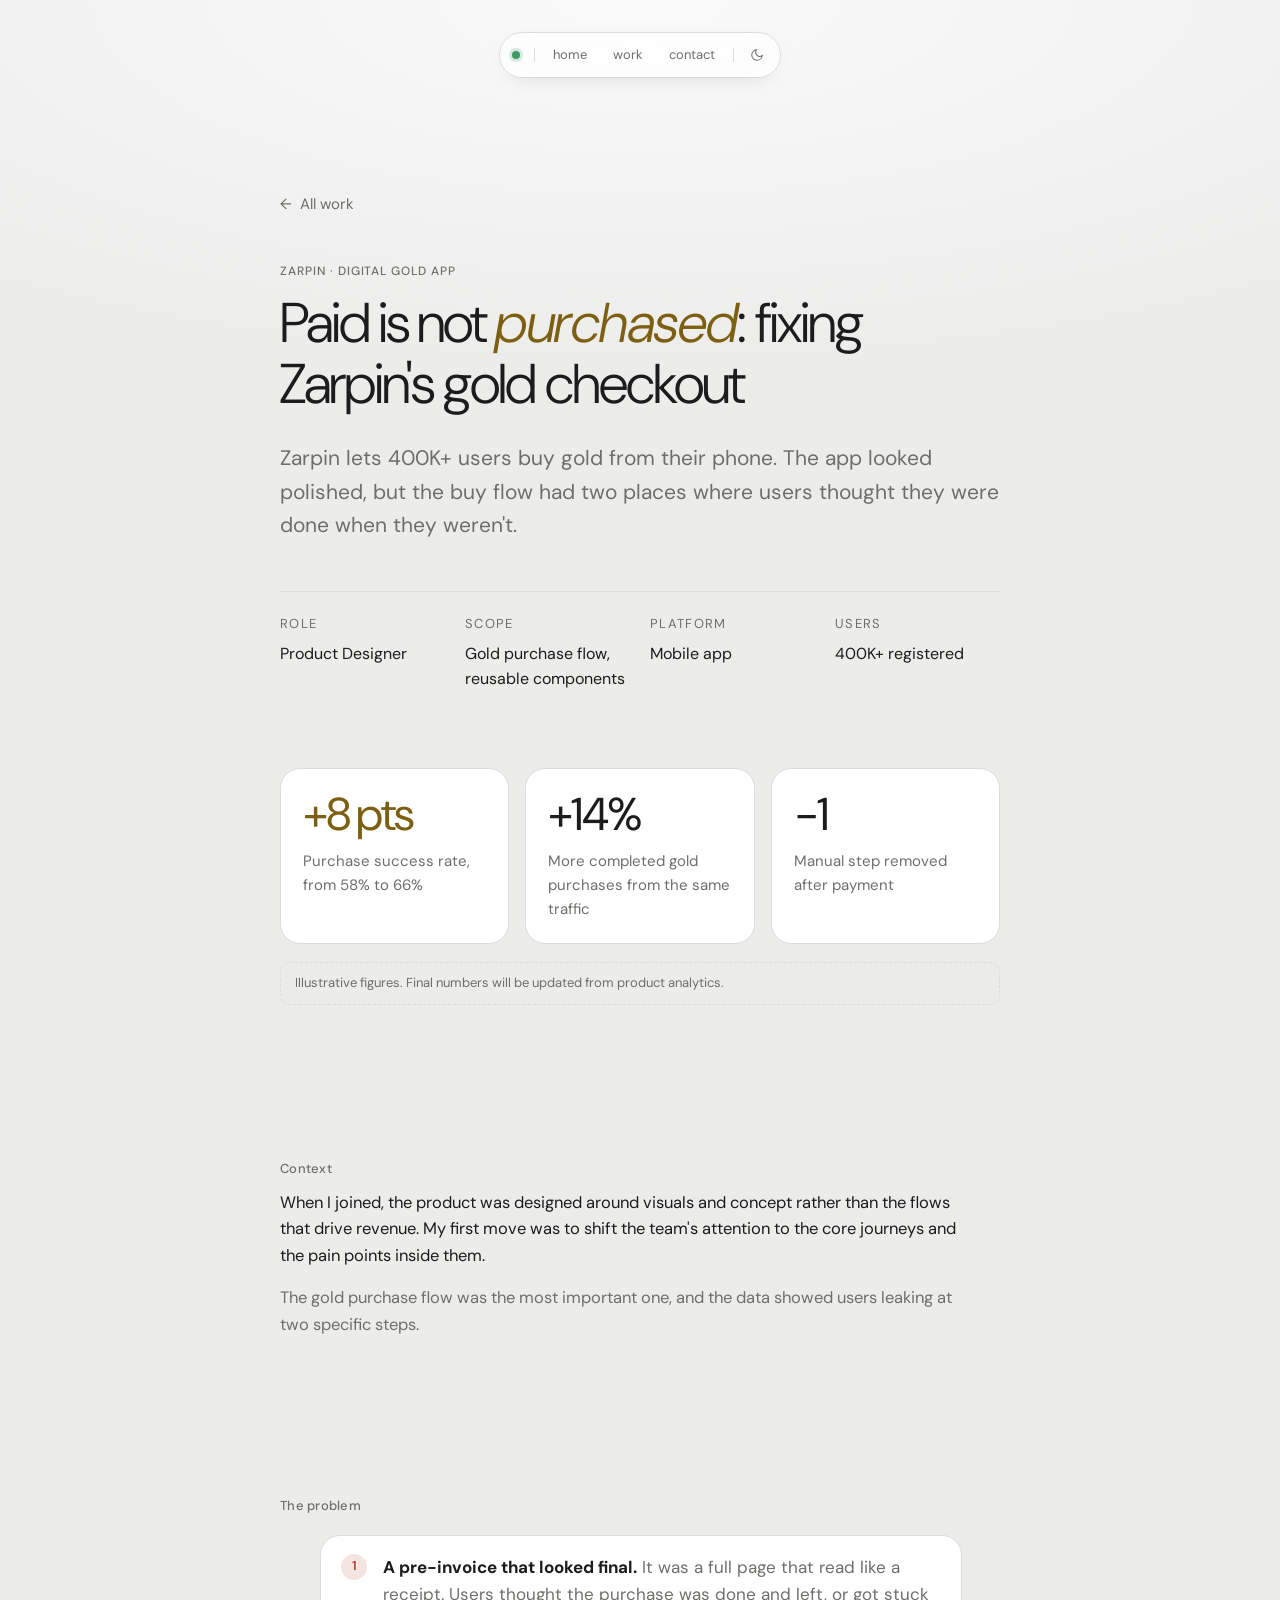
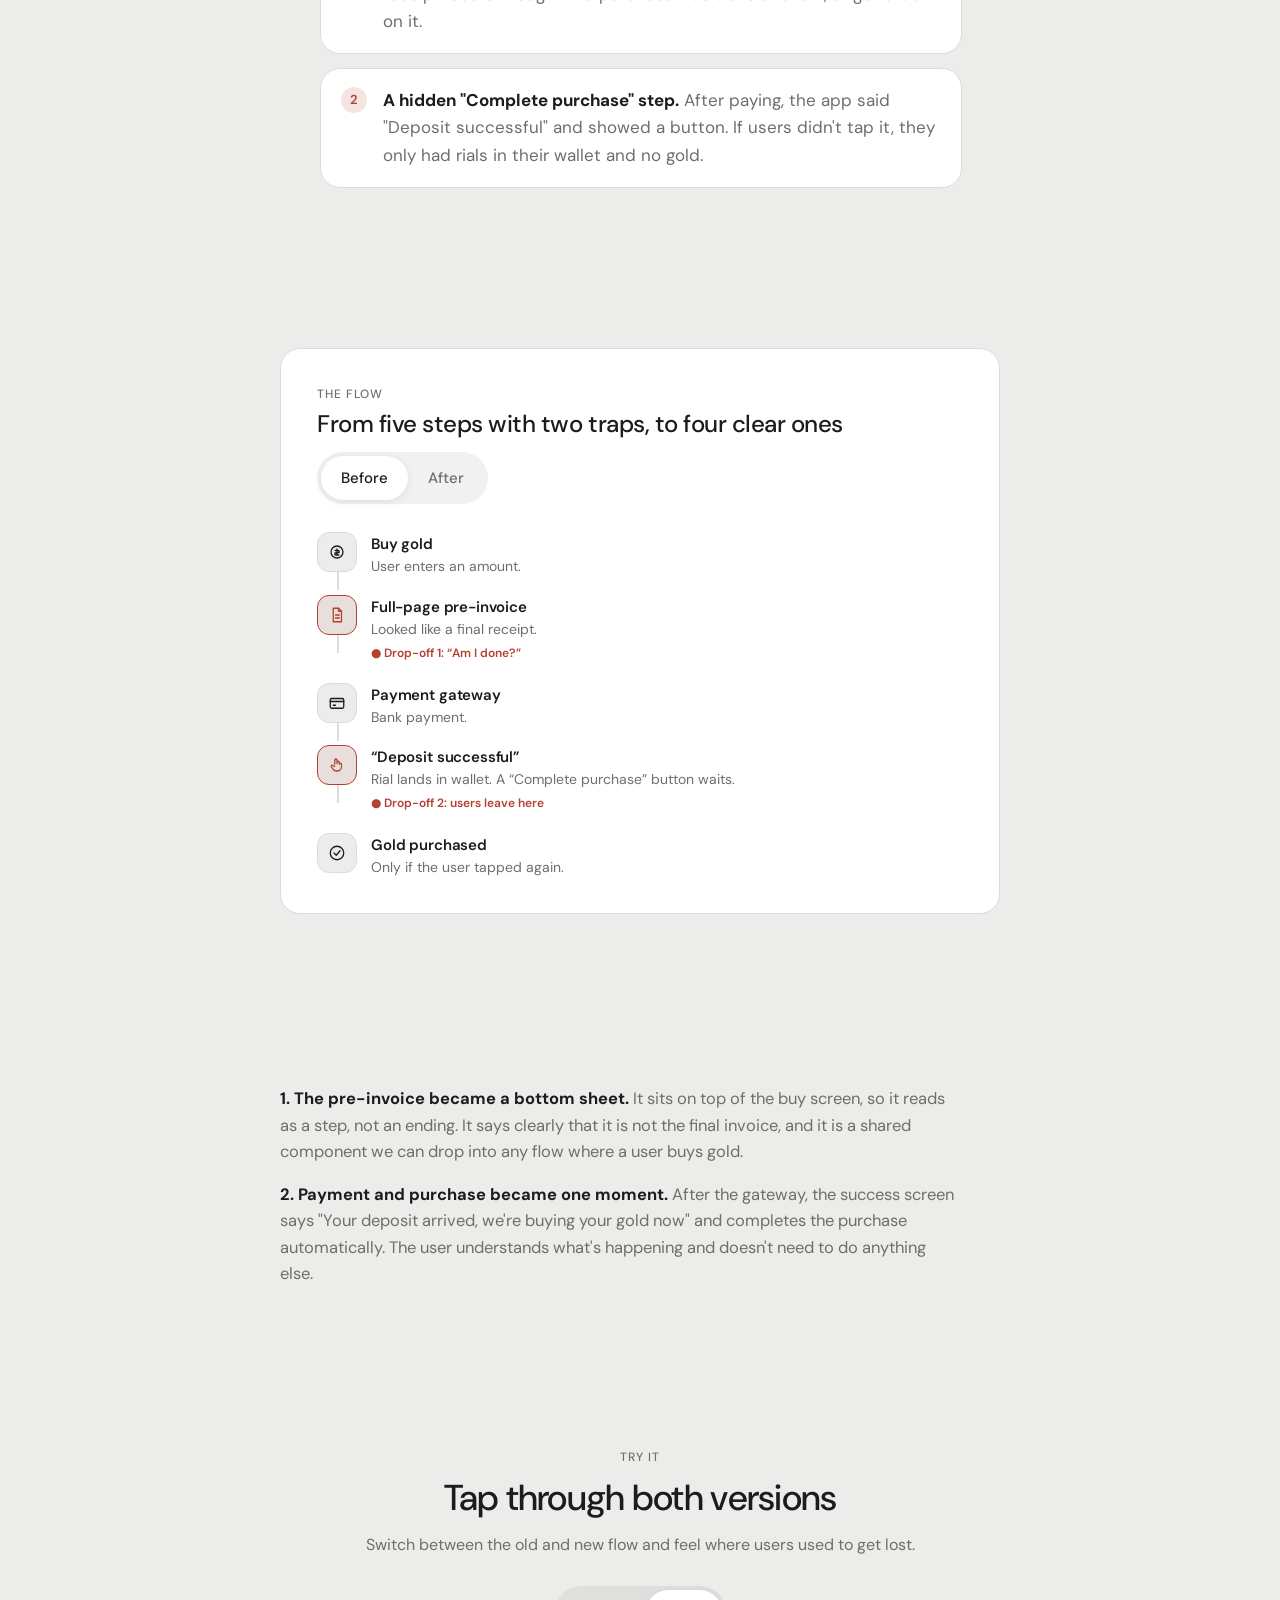
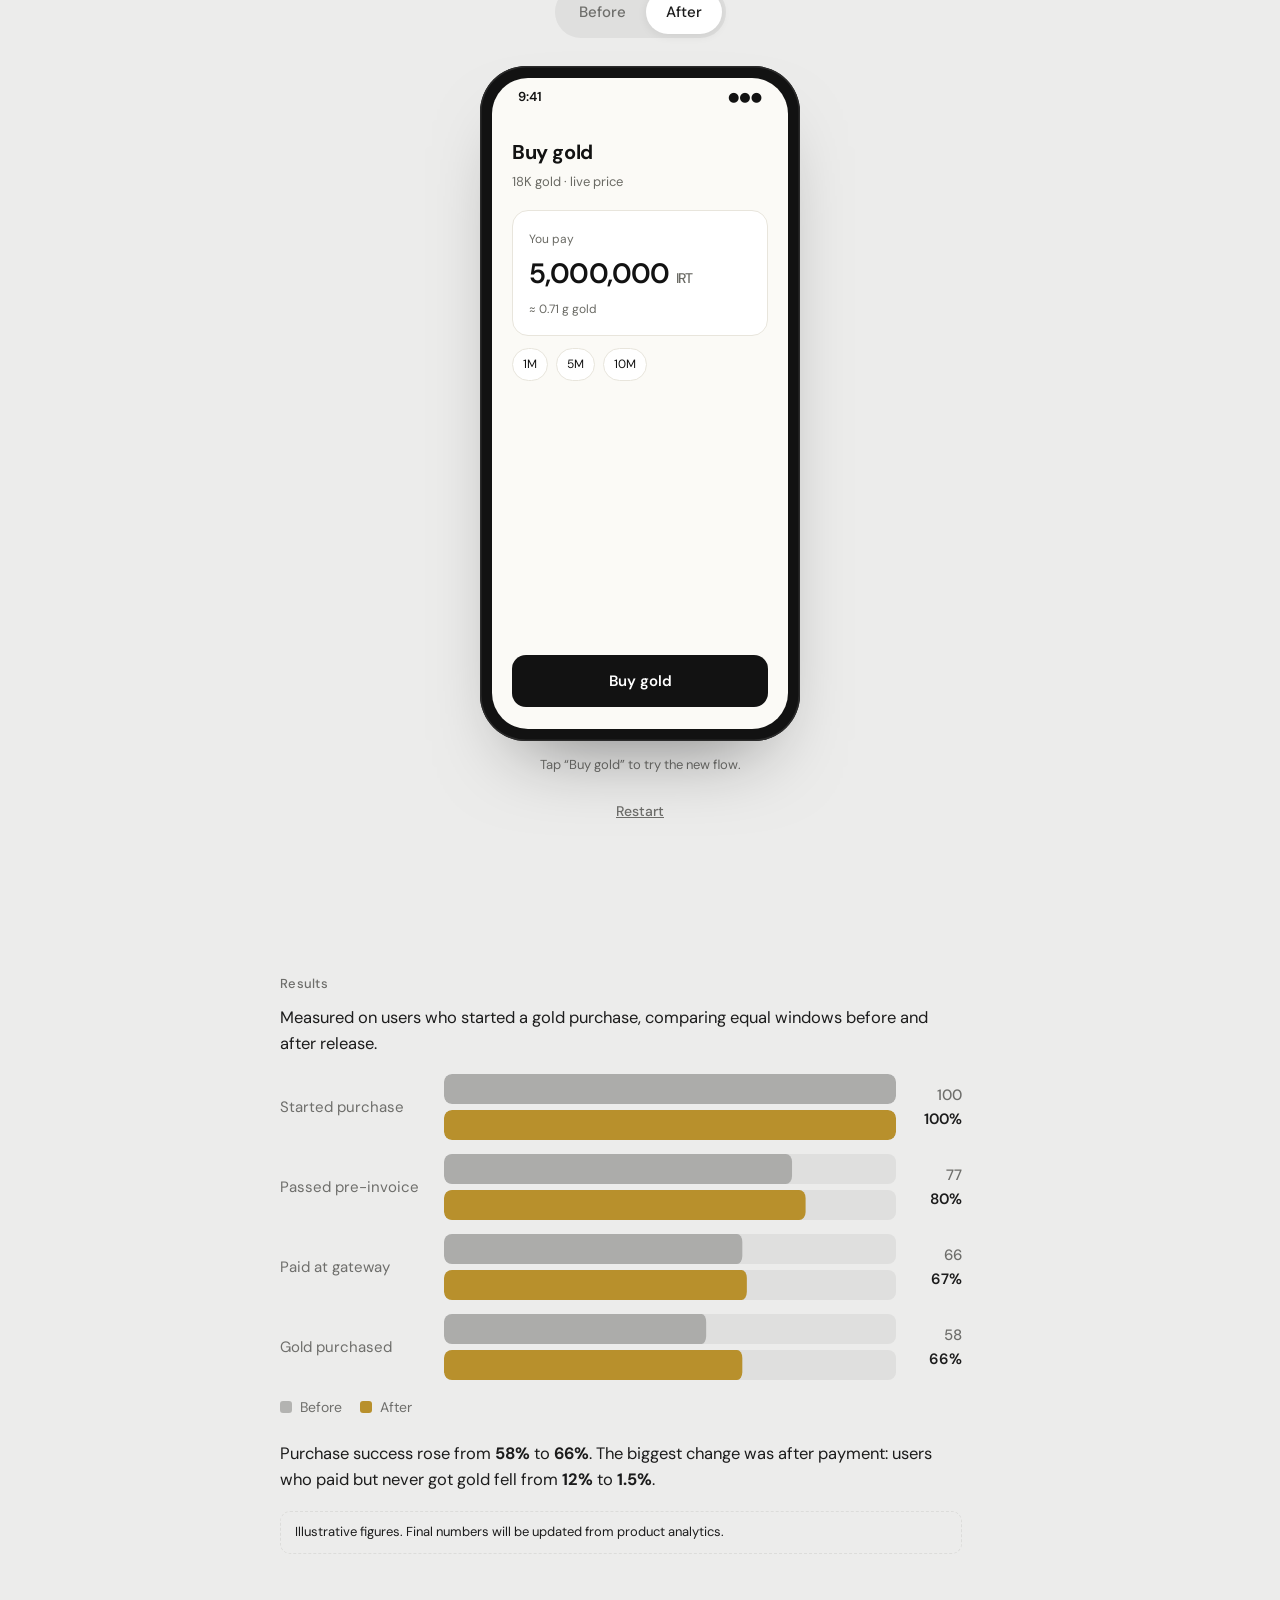
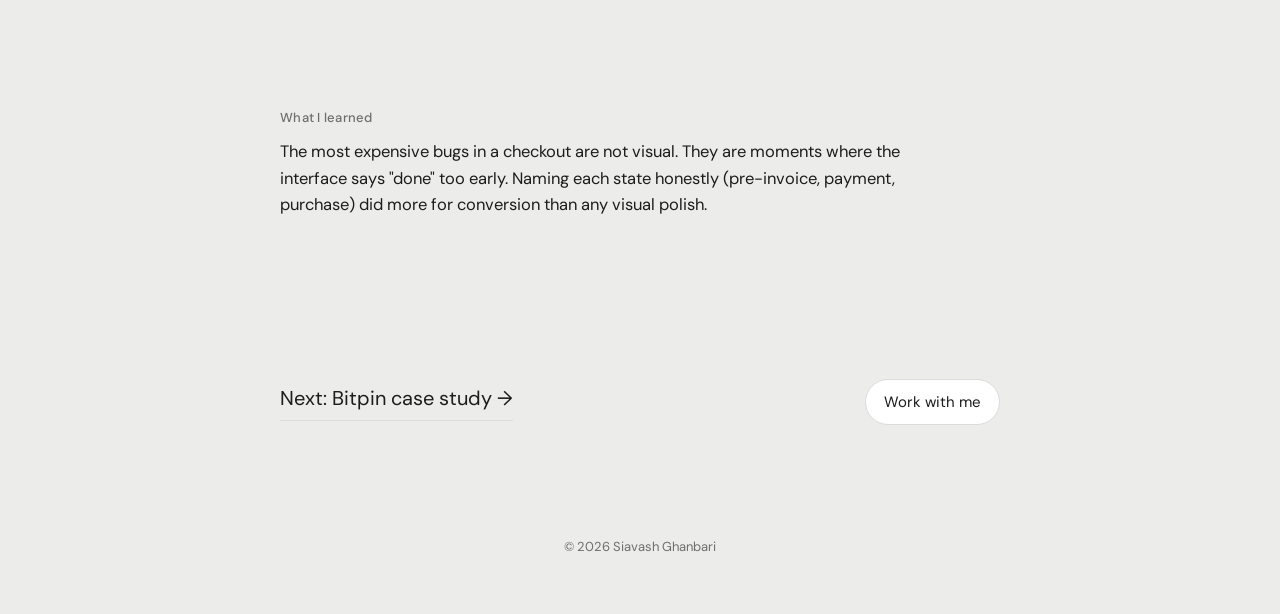
<file: zarpin.html>
<!doctype html>
<html lang="en">
<head>
  <meta charset="utf-8">
  <meta name="viewport" content="width=device-width, initial-scale=1">
  <title>Zarpin Gold Checkout · Siavash Ghanbari</title>
  <meta name="description" content="Case study: redesigning Zarpin's gold purchase flow to remove a false finish line and a hidden manual step.">
  <link rel="preconnect" href="https://fonts.googleapis.com">
  <link rel="preconnect" href="https://fonts.gstatic.com" crossorigin>
  <link href="https://fonts.googleapis.com/css2?family=DM+Sans:opsz,wght@9..40,300;9..40,400;9..40,500;9..40,600&display=swap" rel="stylesheet">
  <link rel="stylesheet" href="styles.css">
  <script>(function(){var t=null;try{t=new URLSearchParams(location.search).get('theme')}catch(e){}if(t!=='dark'&&t!=='light'){try{t=localStorage.getItem('theme')}catch(e){}}if(t!=='dark'&&t!=='light'){t=matchMedia('(prefers-color-scheme: dark)').matches?'dark':'light'}document.documentElement.dataset.theme=t;try{localStorage.setItem('theme',t)}catch(e){}})()</script>
  <link rel="icon" href="avatar.webp">
</head>
<body>
  <a class="skip" href="#main">Skip to content</a>
  <div class="progress" aria-hidden="true"></div>

  <header class="pillnav-wrap">
    <nav class="pillnav" aria-label="Primary">
      <span class="pill-dot" aria-hidden="true"></span>
      <span class="pill-sep" aria-hidden="true"></span>
      <a href="index.html">home</a>
      <a href="index.html#work">work</a>
      <a href="index.html#contact">contact</a>
      <span class="pill-sep" aria-hidden="true"></span>
      <button class="pill-theme" type="button" aria-label="Toggle dark mode" data-theme-toggle>
        <svg viewBox="0 0 24 24" fill="none" stroke="currentColor" stroke-width="1.8" stroke-linecap="round"><path d="M21 12.8A9 9 0 1 1 11.2 3a7 7 0 0 0 9.8 9.8Z"/></svg>
      </button>
    </nav>
  </header>

  <main id="main">
    <section class="cs-hero">
      <div class="wrap">
        <a class="back" href="index.html"><span aria-hidden="true">←</span> All work</a>
        <p class="eyebrow">Zarpin · Digital gold app</p>
        <h1>Paid is not <span class="serif">purchased</span>: fixing Zarpin's gold checkout</h1>
        <p class="hero-lede" style="opacity:1;animation:none">Zarpin lets 400K+ users buy gold from their phone. The app looked polished, but the buy flow had two places where users thought they were done when they weren't.</p>
        <dl class="facts">
          <div><dt>Role</dt><dd>Product Designer</dd></div>
          <div><dt>Scope</dt><dd>Gold purchase flow, reusable components</dd></div>
          <div><dt>Platform</dt><dd>Mobile app</dd></div>
          <div><dt>Users</dt><dd>400K+ registered</dd></div>
        </dl>
      </div>
    </section>

    <section style="padding-top:20px">
      <div class="wrap">
        <div class="kpis">
          <div class="kpi reveal"><b class="gold" data-metric="successLift"></b><span>Purchase success rate, from <span data-metric="successBefore"></span> to <span data-metric="successAfter"></span></span></div>
          <div class="kpi reveal"><b data-metric="liftRel"></b><span>More completed gold purchases from the same traffic</span></div>
          <div class="kpi reveal"><b>−1</b><span>Manual step removed after payment</span></div>
        </div>
        <p class="note" data-placeholder-note>Illustrative figures. Final numbers will be updated from product analytics.</p>
      </div>
    </section>

    <section>
      <div class="wrap cs-grid">
        <h2 class="reveal">Context</h2>
        <div class="body reveal">
          <p>When I joined, the product was designed around visuals and concept rather than the flows that drive revenue. My first move was to shift the team's attention to the core journeys and the pain points inside them.</p>
          <p class="muted">The gold purchase flow was the most important one, and the data showed users leaking at two specific steps.</p>
        </div>
      </div>
    </section>

    <section>
      <div class="wrap cs-grid">
        <h2 class="reveal">The problem</h2>
        <div class="body reveal">
          <ul class="pain">
            <li><span class="n">1</span><div><strong>A pre-invoice that looked final.</strong> <span class="muted">It was a full page that read like a receipt. Users thought the purchase was done and left, or got stuck on it.</span></div></li>
            <li><span class="n">2</span><div><strong>A hidden "Complete purchase" step.</strong> <span class="muted">After paying, the app said "Deposit successful" and showed a button. If users didn't tap it, they only had rials in their wallet and no gold.</span></div></li>
          </ul>
        </div>
      </div>
    </section>

    <section>
      <div class="wrap">
        <div class="flow-wrap reveal">
          <div class="flow-top">
            <div><p class="eyebrow" style="margin:0 0 6px">The flow</p><h3 style="font-size:24px">From five steps with two traps, to four clear ones</h3></div>
            <div class="seg" data-seg="flow" role="group" aria-label="Compare flows">
              <span class="thumb" aria-hidden="true"></span>
              <button type="button" data-value="before" aria-pressed="true">Before</button>
              <button type="button" data-value="after" aria-pressed="false">After</button>
            </div>
          </div>
          <ol class="flow" data-flow style="list-style:none;padding:0;margin:0" aria-live="polite"></ol>
        </div>
      </div>
    </section>

    <section>
      <div class="wrap cs-grid">
        <h2 class="reveal">The solution</h2>
        <div class="body reveal">
          <p><strong>1. The pre-invoice became a bottom sheet.</strong> <span class="muted">It sits on top of the buy screen, so it reads as a step, not an ending. It says clearly that it is not the final invoice, and it is a shared component we can drop into any flow where a user buys gold.</span></p>
          <p><strong>2. Payment and purchase became one moment.</strong> <span class="muted">After the gateway, the success screen says "Your deposit arrived, we're buying your gold now" and completes the purchase automatically. The user understands what's happening and doesn't need to do anything else.</span></p>
        </div>
      </div>
    </section>

    <section>
      <div class="wrap proto">
        <div class="proto-copy reveal">
          <p class="eyebrow">Try it</p>
          <h3>Tap through both versions</h3>
          <p>Switch between the old and new flow and feel where users used to get lost.</p>
          <div class="seg" data-seg="proto" role="group" aria-label="Prototype version" style="margin-top:12px">
            <span class="thumb" aria-hidden="true"></span>
            <button type="button" data-value="before" aria-pressed="false">Before</button>
            <button type="button" data-value="after" aria-pressed="true">After</button>
          </div>
        </div>
        <div class="reveal">
          <div class="phone" data-proto>
            <div class="screen">
              <div class="sbar" aria-hidden="true"><span>9:41</span><span>●●●</span></div>

              <div class="view" data-view="buy">
                <h5>Buy gold</h5>
                <p class="sub">18K gold · live price</p>
                <div class="amount"><small>You pay</small><div>5,000,000 <em>IRT</em></div><small>≈ 0.71 g gold</small></div>
                <div class="chips"><span>1M</span><span>5M</span><span>10M</span></div>
                <button class="pbtn" type="button" data-act="buy">Buy gold</button>
              </div>

              <div class="view hidden invoice-full" data-view="invoice">
                <h5>Invoice</h5>
                <p class="sub">Order #20481</p>
                <div class="rows">
                  <div><span>Gold</span><span>0.71 g</span></div>
                  <div><span>Price per gram</span><span>7,000,000</span></div>
                  <div><span>Fee</span><span>25,000</span></div>
                  <div class="total"><span>Total</span><span>5,025,000 IRT</span></div>
                </div>
                <div style="text-align:center"><span class="stamp">INVOICE</span></div>
                <button class="pbtn" type="button" data-act="pay-old">Pay</button>
              </div>

              <div class="view hidden gateway" data-view="gateway">
                <div class="spinner" aria-hidden="true"></div>
                <h5>Bank gateway</h5>
                <p class="sub">Processing payment…</p>
              </div>

              <div class="view hidden success" data-view="deposit-old">
                <div class="check"><svg viewBox="0 0 24 24" fill="none" stroke-width="2.4" stroke-linecap="round" stroke-linejoin="round"><path d="m5 12 5 5 9-10"/></svg></div>
                <h5>Deposit successful</h5>
                <p class="sub">5,025,000 IRT added to your wallet</p>
                <p class="warn">No gold yet. Users had to notice and tap the button below.</p>
                <button class="pbtn" type="button" data-act="complete-old">Complete purchase</button>
                <button class="pbtn ghost" type="button" data-act="reset">Back to home</button>
              </div>

              <div class="view hidden success" data-view="done-old">
                <div class="check"><svg viewBox="0 0 24 24" fill="none" stroke-width="2.4" stroke-linecap="round" stroke-linejoin="round"><path d="m5 12 5 5 9-10"/></svg></div>
                <h5>Gold purchased</h5>
                <p class="sub">0.71 g added to your balance</p>
                <button class="pbtn" type="button" data-act="reset">Done</button>
              </div>

              <div class="view hidden success" data-view="success-new">
                <div class="check"><svg viewBox="0 0 24 24" fill="none" stroke-width="2.4" stroke-linecap="round" stroke-linejoin="round"><path d="m5 12 5 5 9-10"/></svg></div>
                <h5>Payment received</h5>
                <p class="sub">We're buying your gold now</p>
                <div class="buying">
                  <div class="ln"><i></i>Deposit confirmed</div>
                  <div class="ln"><i></i>Buying 0.71 g at live price</div>
                  <div class="ln"><i></i>Gold added to your balance</div>
                </div>
                <button class="pbtn" type="button" data-act="reset">Done</button>
              </div>

              <div class="scrim"></div>
              <div class="sheet" role="dialog" aria-label="Pre-invoice">
                <div class="grab" aria-hidden="true"></div>
                <span class="pill">Pre-invoice · not final</span>
                <div class="rows">
                  <div><span>Gold</span><span>≈ 0.71 g</span></div>
                  <div><span>Fee</span><span>25,000</span></div>
                  <div class="total"><span>You pay</span><span>5,025,000 IRT</span></div>
                </div>
                <p class="sub" style="margin:12px 0 14px">Final amount is set at live price after payment.</p>
                <button class="pbtn gold" type="button" data-act="pay-new">Continue to payment</button>
                <button class="pbtn ghost" type="button" data-act="close">Edit amount</button>
              </div>
            </div>
          </div>
          <p class="proto-hint" data-proto-hint aria-live="polite"></p>
          <p style="text-align:center;margin:0"><button class="replay" type="button" onclick="document.querySelector('[data-act=reset]')?.click()">Restart</button></p>
        </div>
      </div>
    </section>

    <section>
      <div class="wrap cs-grid">
        <h2 class="reveal">Results</h2>
        <div class="body reveal">
          <p>Measured on users who started a gold purchase, comparing equal windows before and after release.</p>
          <div class="funnel" data-funnel></div>
          <div class="legend"><span><i style="background:color-mix(in srgb,var(--muted) 45%,transparent)"></i>Before</span><span><i style="background:var(--accent)"></i>After</span></div>
          <p style="margin-top:22px">Purchase success rose from <strong data-metric="successBefore"></strong> to <strong data-metric="successAfter"></strong>. The biggest change was after payment: users who paid but never got gold fell from <strong data-metric="paidNotBoughtBefore"></strong> to <strong data-metric="paidNotBoughtAfter"></strong>.</p>
          <p class="note" data-placeholder-note>Illustrative figures. Final numbers will be updated from product analytics.</p>
        </div>
      </div>
    </section>

    <section>
      <div class="wrap cs-grid">
        <h2 class="reveal">What I learned</h2>
        <div class="body reveal">
          <p>The most expensive bugs in a checkout are not visual. They are moments where the interface says "done" too early. Naming each state honestly (pre-invoice, payment, purchase) did more for conversion than any visual polish.</p>
        </div>
      </div>
    </section>

    <section>
      <div class="wrap next-case">
        <a class="big-link" href="bitpin.html" style="margin:0">Next: Bitpin case study →</a>
        <a class="btn" href="index.html#contact">Work with me</a>
      </div>
    </section>
  </main>

  <footer class="c-footer">© <span data-year></span> Siavash Ghanbari</footer>

  <div class="cursor-pill" aria-hidden="true"></div>
  <script src="smooth.js"></script>
  <script src="data.js"></script>
  <script src="main.js"></script>
</body>
</html>
</file>
<file: styles.css>
/* ---------- Tokens ---------- */
:root {
  --bg: #f7f6f2;
  --surface: #ffffff;
  --ink: #121212;
  --muted: #5f5f5a;
  --line: #e4e2db;
  --accent: #b8902c;        /* gold, decorative */
  --accent-ink: #7d5f12;    /* gold, text-safe on light */
  --danger: #b4412f;
  --good: #2f7a4f;
  --radius: 18px;
  --ease: cubic-bezier(.22, 1, .36, 1);
  --fast: 180ms;
  --mid: 320ms;
  --max: 1120px;
  --gutter: clamp(16px, 4vw, 40px);
  color-scheme: light;
}
@media (prefers-color-scheme: dark) {
  :root:not([data-theme="light"]) {
    --bg: #0f0f0e; --surface: #181816; --ink: #f2f1ec; --muted: #a3a29b;
    --line: #2a2a27; --accent: #d6ad4b; --accent-ink: #e2bd62;
    --danger: #e0715f; --good: #5fbf88; color-scheme: dark;
  }
}
:root[data-theme="dark"] {
  --bg: #0f0f0e; --surface: #181816; --ink: #f2f1ec; --muted: #a3a29b;
  --line: #2a2a27; --accent: #d6ad4b; --accent-ink: #e2bd62;
  --danger: #e0715f; --good: #5fbf88; color-scheme: dark;
}

/* ---------- Base ---------- */
*, *::before, *::after { box-sizing: border-box; }
html { -webkit-text-size-adjust: 100%; scroll-behavior: smooth; }
body {
  margin: 0; background: var(--bg); color: var(--ink);
  font: 400 17px/1.6 "DM Sans", system-ui, -apple-system, sans-serif;
  -webkit-font-smoothing: antialiased; overflow-x: hidden;
}
img { max-width: 100%; display: block; }
a { color: inherit; }
::selection { background: var(--accent); color: #111; }
:focus-visible { outline: 2px solid var(--accent); outline-offset: 3px; border-radius: 6px; }
.skip { position: absolute; left: -999px; top: 8px; background: var(--ink); color: var(--bg); padding: 8px 12px; border-radius: 8px; z-index: 100; }
.skip:focus { left: 8px; }
.wrap { max-width: var(--max); margin: 0 auto; padding: 0 var(--gutter); }
.serif { font-family: "Instrument Serif", Georgia, serif; font-weight: 400; font-style: italic; letter-spacing: -0.01em; }
.eyebrow { font-size: 13px; text-transform: uppercase; letter-spacing: .12em; color: var(--muted); font-weight: 500; }
h1, h2, h3 { line-height: 1.08; letter-spacing: -0.03em; margin: 0; font-weight: 600; }
p { margin: 0 0 1em; }

/* ---------- Nav ---------- */
.nav {
  position: sticky; top: 0; z-index: 40;
  backdrop-filter: saturate(1.4) blur(14px); -webkit-backdrop-filter: saturate(1.4) blur(14px);
  background: color-mix(in srgb, var(--bg) 78%, transparent);
  border-bottom: 1px solid transparent; transition: border-color var(--mid) var(--ease);
}
.nav.scrolled { border-color: var(--line); }
.nav .wrap { display: flex; align-items: center; justify-content: space-between; height: 64px; }
.logo { white-space: nowrap; font-weight: 600; text-decoration: none; letter-spacing: -0.02em; display: flex; align-items: center; gap: 10px; }
.logo .dot { width: 9px; height: 9px; border-radius: 50%; background: var(--accent); box-shadow: 0 0 0 0 var(--accent); animation: pulse 2.4s infinite; }
@keyframes pulse { 0% { box-shadow: 0 0 0 0 color-mix(in srgb, var(--accent) 60%, transparent); } 70% { box-shadow: 0 0 0 10px transparent; } 100% { box-shadow: 0 0 0 0 transparent; } }
.nav-links { display: flex; gap: 6px; align-items: center; }
.nav-links a, .theme-btn {
  text-decoration: none; font-size: 15px; padding: 10px 14px; border-radius: 999px; color: var(--muted);
  transition: color var(--fast), background var(--fast); min-height: 44px; display: inline-flex; align-items: center;
}
.nav-links a:hover { color: var(--ink); background: color-mix(in srgb, var(--ink) 6%, transparent); }
.theme-btn { border: 0; background: none; cursor: pointer; font: inherit; width: 44px; justify-content: center; }
.theme-btn:hover { color: var(--ink); background: color-mix(in srgb, var(--ink) 6%, transparent); }
.theme-btn svg { width: 18px; height: 18px; }
@media (max-width: 560px) { .nav-links a.hide-sm { display: none; } .nav-links { gap: 0; } .nav-links a { padding: 10px; } }

/* ---------- Hero ---------- */
.hero { padding: clamp(72px, 14vw, 160px) 0 clamp(56px, 9vw, 110px); }
.hero h1 { font-size: clamp(44px, 8.4vw, 104px); max-width: 13ch; }
.hero h1 .line { display: block; overflow: hidden; padding-bottom: .06em; }
.hero h1 .line > span { display: inline-block; transform: translateY(105%); animation: rise .9s var(--ease) forwards; }
.hero h1 .line:nth-child(2) > span { animation-delay: .08s; }
.hero h1 .line:nth-child(3) > span { animation-delay: .16s; }
@keyframes rise { to { transform: none; } }
.hero-meta { display: flex; flex-wrap: wrap; gap: 28px 48px; margin-top: 44px; color: var(--muted); font-size: 15px; opacity: 0; animation: fade .8s .45s var(--ease) forwards; }
.hero-meta strong { display: block; color: var(--ink); font-weight: 500; }
.hero-lede { font-size: clamp(18px, 2vw, 21px); color: var(--muted); max-width: 46ch; margin-top: 28px; opacity: 0; animation: fade .8s .3s var(--ease) forwards; }
@keyframes fade { from { opacity: 0; transform: translateY(8px); } to { opacity: 1; transform: none; } }
.status { display: inline-flex; align-items: center; gap: 8px; }
.status i { width: 8px; height: 8px; border-radius: 50%; background: var(--good); display: inline-block; }

/* ---------- Section ---------- */
section { padding: clamp(56px, 9vw, 120px) 0; }
.section-head { display: flex; justify-content: space-between; align-items: end; gap: 24px; margin-bottom: 40px; border-top: 1px solid var(--line); padding-top: 22px; }
.section-head h2 { font-size: clamp(28px, 4vw, 44px); }

/* ---------- Work cards ---------- */
.work { display: grid; gap: 28px; }
.card {
  position: relative; display: grid; grid-template-columns: 1.15fr 1fr; gap: 0; text-decoration: none;
  background: var(--surface); border: 1px solid var(--line); border-radius: var(--radius); overflow: hidden;
  transition: transform var(--mid) var(--ease), box-shadow var(--mid) var(--ease); cursor: none;
}
.card:hover { transform: translateY(-4px); box-shadow: 0 24px 60px -30px rgba(0,0,0,.35); }
.card-media { aspect-ratio: 4 / 3; background: radial-gradient(120% 120% at 20% 10%, #f3e3b4 0%, #e6c76f 40%, #b8902c 100%); position: relative; overflow: hidden; }
.card-media .phone-mini { position: absolute; left: 50%; top: 14%; width: 38%; transform: translateX(-50%) translateY(6%); transition: transform .6s var(--ease); }
.card:hover .phone-mini { transform: translateX(-50%) translateY(0) rotate(-2deg); }
.card-body { padding: clamp(24px, 3.4vw, 44px); display: flex; flex-direction: column; gap: 14px; }
.card-body h3 { font-size: clamp(24px, 2.8vw, 34px); }
.card-body p { color: var(--muted); margin: 0; }
.tags { display: flex; flex-wrap: wrap; gap: 8px; margin-top: auto; padding-top: 14px; }
.tag { font-size: 13px; border: 1px solid var(--line); padding: 5px 11px; border-radius: 999px; color: var(--muted); }
.kpi-inline { font-size: 15px; color: var(--ink); display: flex; gap: 8px; align-items: baseline; }
.kpi-inline b { font-size: 30px; letter-spacing: -0.03em; color: var(--accent-ink); }
.card.soon { cursor: default; grid-template-columns: 1fr; }
.card.soon:hover { transform: none; box-shadow: none; }
.card.soon .card-body { flex-direction: row; justify-content: space-between; align-items: center; }
@media (max-width: 820px) { .card { grid-template-columns: 1fr; cursor: pointer; } }

/* cursor pill */
.cursor-pill {
  position: fixed; left: 0; top: 0; z-index: 60; pointer-events: none;
  background: var(--ink); color: var(--bg); font-size: 14px; font-weight: 500; padding: 10px 16px; border-radius: 999px;
  transform: translate(-50%, -50%) scale(0); transition: transform var(--mid) var(--ease); white-space: nowrap;
}
.cursor-pill.on { transform: translate(-50%, -50%) scale(1); }
@media (hover: none) { .cursor-pill { display: none; } }

/* ---------- About / Approach ---------- */
.approach { display: grid; grid-template-columns: repeat(3, 1fr); gap: 20px; }
.approach .item { border-top: 1px solid var(--line); padding-top: 18px; }
.approach .num { font-size: 13px; color: var(--muted); font-variant-numeric: tabular-nums; }
.approach h3 { font-size: 20px; margin: 10px 0 8px; letter-spacing: -0.01em; }
.approach p { color: var(--muted); font-size: 16px; }
@media (max-width: 820px) { .approach { grid-template-columns: 1fr; } }

/* ---------- Contact ---------- */
.contact h2 { font-size: clamp(40px, 7vw, 88px); max-width: 14ch; }
.big-link { display: inline-flex; align-items: center; gap: 14px; margin-top: 36px; font-size: clamp(20px, 2.6vw, 28px); text-decoration: none; border-bottom: 1px solid var(--line); padding-bottom: 6px; transition: gap var(--mid) var(--ease), border-color var(--fast); }
.big-link:hover { gap: 22px; border-color: var(--ink); }
.socials { display: flex; flex-wrap: wrap; gap: 10px; margin-top: 32px; }
.btn {
  display: inline-flex; align-items: center; gap: 8px; min-height: 44px; padding: 10px 18px; border-radius: 999px;
  border: 1px solid var(--line); text-decoration: none; font-size: 15px; background: var(--surface);
  transition: background var(--fast), color var(--fast), transform var(--fast);
}
.btn:hover { background: var(--ink); color: var(--bg); }
.btn:active { transform: scale(.97); }
footer { padding: 32px 0 48px; color: var(--muted); font-size: 14px; }
footer .wrap { display: flex; justify-content: space-between; gap: 16px; flex-wrap: wrap; border-top: 1px solid var(--line); padding-top: 22px; }

/* ---------- Reveal ---------- */
.reveal { opacity: 0; transform: translateY(18px); transition: opacity .8s var(--ease), transform .8s var(--ease); }
.reveal.in { opacity: 1; transform: none; }

/* ---------- Case study ---------- */
.progress { position: fixed; top: 0; left: 0; height: 2px; background: var(--accent); width: 100%; transform-origin: 0 50%; transform: scaleX(0); z-index: 50; }
.cs-hero { padding: clamp(56px, 10vw, 120px) 0 40px; }
.cs-hero h1 { font-size: clamp(38px, 6.6vw, 80px); max-width: 16ch; }
.back { display: inline-flex; gap: 8px; align-items: center; text-decoration: none; color: var(--muted); font-size: 15px; margin-bottom: 36px; min-height: 44px; }
.back:hover { color: var(--ink); }
.facts { display: grid; grid-template-columns: repeat(4, 1fr); gap: 20px; margin-top: 48px; border-top: 1px solid var(--line); padding-top: 22px; }
.facts dt { font-size: 13px; color: var(--muted); text-transform: uppercase; letter-spacing: .1em; }
.facts dd { margin: 6px 0 0; font-size: 16px; }
@media (max-width: 720px) { .facts { grid-template-columns: 1fr 1fr; } }

.kpis { display: grid; grid-template-columns: repeat(3, 1fr); gap: 16px; }
.kpi { background: var(--surface); border: 1px solid var(--line); border-radius: var(--radius); padding: 26px; }
.kpi b { display: block; font-size: clamp(40px, 5.4vw, 64px); letter-spacing: -0.04em; line-height: 1; font-weight: 600; font-variant-numeric: tabular-nums; }
.kpi b.gold { color: var(--accent-ink); }
.kpi > span { color: var(--muted); font-size: 15px; display: block; margin-top: 12px; }
@media (max-width: 720px) { .kpis { grid-template-columns: 1fr; } }

.cs-grid { display: grid; grid-template-columns: 220px 1fr; gap: 40px; }
.cs-grid h2 { font-size: 15px; letter-spacing: .1em; text-transform: uppercase; color: var(--muted); font-weight: 500; position: sticky; top: 90px; align-self: start; }
.cs-grid .body { font-size: 19px; max-width: 62ch; }
.cs-grid .body p { color: var(--ink); }
.cs-grid .body .muted { color: var(--muted); }
@media (max-width: 820px) { .cs-grid { grid-template-columns: 1fr; gap: 14px; } .cs-grid h2 { position: static; } }

.pain { display: grid; gap: 14px; margin-top: 8px; }
.pain li { list-style: none; background: var(--surface); border: 1px solid var(--line); border-radius: 14px; padding: 18px 20px; display: grid; grid-template-columns: 30px 1fr; gap: 12px; font-size: 17px; }
.pain li span.n { width: 26px; height: 26px; border-radius: 50%; background: color-mix(in srgb, var(--danger) 14%, transparent); color: var(--danger); display: grid; place-items: center; font-size: 13px; font-weight: 600; }
.pain ul { padding: 0; margin: 0; }

/* Segmented toggle */
.seg { display: inline-flex; padding: 4px; border-radius: 999px; background: color-mix(in srgb, var(--ink) 6%, transparent); position: relative; }
.seg button { position: relative; z-index: 1; border: 0; background: none; font: 500 15px "DM Sans", sans-serif; color: var(--muted); padding: 10px 20px; min-height: 44px; border-radius: 999px; cursor: pointer; transition: color var(--mid) var(--ease); }
.seg button[aria-pressed="true"] { color: var(--ink); }
.seg .thumb { position: absolute; top: 4px; bottom: 4px; left: 4px; border-radius: 999px; background: var(--surface); box-shadow: 0 2px 10px rgba(0,0,0,.08); transition: transform var(--mid) var(--ease), width var(--mid) var(--ease); }

/* Flow diagram */
.flow-wrap { background: var(--surface); border: 1px solid var(--line); border-radius: var(--radius); padding: clamp(20px, 3vw, 36px); }
.flow-top { display: flex; justify-content: space-between; align-items: center; gap: 16px; flex-wrap: wrap; margin-bottom: 28px; }
.flow { display: flex; align-items: stretch; gap: 0; overflow: visible; }
.step { flex: 1; min-width: 0; position: relative; display: flex; flex-direction: column; align-items: flex-start; gap: 10px; padding-right: 18px; transition: opacity var(--mid) var(--ease), transform var(--mid) var(--ease); }
.step .node { width: 40px; height: 40px; border-radius: 12px; border: 1.5px solid var(--line); display: grid; place-items: center; background: var(--bg); position: relative; z-index: 1; }
.step .node svg { width: 18px; height: 18px; }
.step::after { content: ""; position: absolute; top: 20px; left: 40px; right: 0; height: 1.5px; background: var(--line); }
.step:last-child::after { display: none; }
.step h4 { margin: 0; font-size: 15px; font-weight: 600; letter-spacing: -0.01em; }
.step p { margin: 0; font-size: 14px; color: var(--muted); line-height: 1.45; }
.step.drop .node { border-color: var(--danger); color: var(--danger); background: color-mix(in srgb, var(--danger) 8%, var(--bg)); }
.step.drop .flag { font-size: 12px; font-weight: 600; color: var(--danger); display: inline-flex; gap: 6px; align-items: center; }
.step.fixed .node { border-color: var(--good); color: var(--good); background: color-mix(in srgb, var(--good) 8%, var(--bg)); }
.step.fixed .flag { font-size: 12px; font-weight: 600; color: var(--good); }
.step.gone { opacity: 0; transform: translateY(8px); }
@media (max-width: 760px) {
  .flow { flex-direction: column; gap: 18px; }
  .step { flex-direction: row; align-items: flex-start; padding: 0; gap: 14px; }
  .step > div { flex: 1; }
  .step::after { top: 40px; left: 20px; right: auto; width: 1.5px; height: 18px; }
}

/* Funnel */
.funnel { display: grid; gap: 14px; margin-top: 8px; }
.frow { display: grid; grid-template-columns: 160px 1fr 56px; gap: 14px; align-items: center; font-size: 15px; }
.frow .label { color: var(--muted); }
.bar { height: 30px; border-radius: 8px; background: color-mix(in srgb, var(--ink) 6%, transparent); overflow: hidden; position: relative; }
.bar i { position: absolute; inset: 0; transform-origin: 0 50%; transform: scaleX(0); border-radius: 8px; transition: transform .9s var(--ease); }
.bar i.before { background: color-mix(in srgb, var(--muted) 45%, transparent); }
.bar i.after { background: var(--accent); }
.frow .val { text-align: right; font-variant-numeric: tabular-nums; font-weight: 600; }
.legend { display: flex; gap: 18px; font-size: 14px; color: var(--muted); margin-top: 16px; flex-wrap: wrap; }
.legend span { display: inline-flex; gap: 8px; align-items: center; }
.legend i { width: 12px; height: 12px; border-radius: 3px; display: inline-block; }
.note { font-size: 13px; color: var(--muted); margin-top: 18px; padding: 10px 14px; border: 1px dashed var(--line); border-radius: 10px; }
@media (max-width: 600px) { .frow { grid-template-columns: 1fr 48px; } .frow .label { grid-column: 1 / -1; margin-bottom: -6px; } }

/* Prototype */
.proto { display: grid; grid-template-columns: 1fr 360px; gap: 48px; align-items: center; }
@media (max-width: 900px) { .proto { grid-template-columns: 1fr; } }
.proto-copy h3 { font-size: clamp(26px, 3vw, 36px); margin-bottom: 14px; }
.proto-copy p { color: var(--muted); }
.phone {
  width: 100%; max-width: 340px; aspect-ratio: 9 / 19; margin: 0 auto; border-radius: 46px; padding: 12px;
  background: #121212; box-shadow: 0 40px 80px -40px rgba(0,0,0,.5), inset 0 0 0 1.5px #2b2b2b; position: relative;
}
.screen { position: relative; height: 100%; border-radius: 36px; background: #fbfaf6; overflow: hidden; color: #121212; font-size: 14px; }
.screen .sbar { height: 40px; display: flex; justify-content: space-between; align-items: center; padding: 0 26px; font-size: 13px; font-weight: 600; }
.view { position: absolute; inset: 40px 0 0; padding: 14px 20px 22px; display: flex; flex-direction: column; transition: transform .45s var(--ease), opacity .3s var(--ease); }
.view.hidden { opacity: 0; transform: translateX(30px); pointer-events: none; }
.view h5 { font-size: 20px; margin: 4px 0 4px; letter-spacing: -0.02em; }
.view .sub { color: #6a6a64; font-size: 13px; margin: 0 0 18px; }
.amount { background: #fff; border: 1px solid #e8e5dc; border-radius: 16px; padding: 16px; }
.amount small { color: #6a6a64; font-size: 12px; }
.amount div { font-size: 28px; font-weight: 600; letter-spacing: -0.03em; margin-top: 2px; }
.amount div em { font-style: normal; font-size: 14px; color: #6a6a64; font-weight: 500; }
.chips { display: flex; gap: 8px; margin-top: 12px; }
.chips span { font-size: 12px; border: 1px solid #e8e5dc; padding: 6px 10px; border-radius: 999px; background: #fff; }
.pbtn { margin-top: auto; border: 0; border-radius: 14px; background: #121212; color: #fff; font: 600 15px "DM Sans", sans-serif; min-height: 52px; cursor: pointer; transition: transform var(--fast) var(--ease), background var(--fast); width: 100%; }
.pbtn:active { transform: scale(.97); }
.pbtn.gold { background: #c79c33; color: #121212; }
.pbtn.ghost { background: transparent; color: #121212; border: 1px solid #e0ddd3; margin-top: 10px; }
.invoice-full .rows, .sheet .rows { display: grid; gap: 10px; font-size: 13px; margin-top: 4px; }
.rows div { display: flex; justify-content: space-between; border-bottom: 1px dashed #e5e2d8; padding-bottom: 8px; }
.rows div span:first-child { color: #6a6a64; }
.rows div.total { border: 0; font-weight: 600; font-size: 15px; }
.stamp { margin: 16px auto 0; font-size: 12px; font-weight: 600; color: #2f7a4f; border: 1.5px solid #2f7a4f; padding: 6px 12px; border-radius: 8px; transform: rotate(-4deg); display: inline-block; }
.scrim { position: absolute; inset: 0; background: rgba(0,0,0,.42); opacity: 0; pointer-events: none; transition: opacity .3s var(--ease); z-index: 2; }
.scrim.on { opacity: 1; pointer-events: auto; }
.sheet { position: absolute; left: 0; right: 0; bottom: 0; background: #fff; border-radius: 26px 26px 36px 36px; padding: 10px 20px 22px; z-index: 3; transform: translateY(105%); transition: transform .5s var(--ease); display: flex; flex-direction: column; }
.sheet.on { transform: none; }
.sheet .grab { width: 40px; height: 5px; background: #ddd9cf; border-radius: 9px; margin: 2px auto 14px; }
.sheet .pill { align-self: flex-start; font-size: 11px; font-weight: 600; background: #f6ecd1; color: #7d5f12; padding: 5px 10px; border-radius: 999px; margin-bottom: 10px; }
.gateway { align-items: center; justify-content: center; text-align: center; gap: 14px; }
.spinner { width: 36px; height: 36px; border-radius: 50%; border: 3px solid #e8e5dc; border-top-color: #121212; animation: spin 0.8s linear infinite; }
@keyframes spin { to { transform: rotate(360deg); } }
.success { align-items: center; text-align: center; justify-content: center; gap: 6px; }
.check { width: 64px; height: 64px; border-radius: 50%; background: #e6f2ea; display: grid; place-items: center; margin-bottom: 10px; }
.check svg { width: 30px; height: 30px; stroke: #2f7a4f; stroke-dasharray: 30; stroke-dashoffset: 30; transition: stroke-dashoffset .6s .1s var(--ease); }
.view:not(.hidden) .check svg { stroke-dashoffset: 0; }
.buying { width: 100%; margin-top: 18px; background: #fff; border: 1px solid #e8e5dc; border-radius: 14px; padding: 14px; text-align: left; display: grid; gap: 10px; font-size: 13px; }
.buying .ln { display: flex; gap: 10px; align-items: center; color: #6a6a64; transition: color .3s; }
.buying .ln.done { color: #121212; }
.buying .ln i { width: 18px; height: 18px; border-radius: 50%; border: 1.5px solid #ddd9cf; display: grid; place-items: center; flex: none; transition: background .3s, border-color .3s; }
.buying .ln.done i { background: #2f7a4f; border-color: #2f7a4f; }
.buying .ln.done i::after { content: ""; width: 6px; height: 3px; border: solid #fff; border-width: 0 0 1.5px 1.5px; transform: rotate(-45deg) translateY(-1px); }
.warn { font-size: 12px; color: #b4412f; background: #fbeae6; padding: 8px 10px; border-radius: 10px; margin-top: 12px; text-align: left; }
.proto-hint { font-size: 13px; color: var(--muted); text-align: center; margin-top: 14px; }
.replay { border: 0; background: none; color: var(--muted); font: 500 14px "DM Sans", sans-serif; cursor: pointer; text-decoration: underline; min-height: 44px; }

.next-case { display: flex; justify-content: space-between; align-items: center; gap: 20px; flex-wrap: wrap; }

@media (prefers-reduced-motion: reduce) {
  *, *::before, *::after { animation-duration: .001ms !important; animation-iteration-count: 1 !important; transition-duration: .001ms !important; scroll-behavior: auto !important; }
  .reveal { opacity: 1; transform: none; }
}

/* ---------- Folder cards ---------- */
.folders { display: grid; grid-template-columns: repeat(2, 1fr); gap: clamp(20px, 3vw, 36px); }
@media (max-width: 820px) { .folders { grid-template-columns: 1fr; } }
.folder-card { text-decoration: none; display: flex; flex-direction: column; gap: 18px; cursor: none; }
@media (hover: none) { .folder-card { cursor: pointer; } }
.folder { position: relative; aspect-ratio: 5 / 4; perspective: 1100px; }
.folder-back {
  position: absolute; inset: 0 0 6% 0; overflow: hidden; border-radius: 22px;
  background: #b8902c; transition: transform .7s var(--ease);
}
.folder-back .blur { position: absolute; inset: -20%; filter: blur(34px) saturate(1.15); transform: translate3d(0,0,0); animation: drift 14s ease-in-out infinite alternate; }
.folder-back .blur.gold { background:
  radial-gradient(40% 50% at 20% 30%, #fff3cf 0%, transparent 70%),
  radial-gradient(45% 55% at 75% 25%, #e2b445 0%, transparent 70%),
  radial-gradient(50% 60% at 60% 80%, #8a5a12 0%, transparent 70%),
  radial-gradient(35% 40% at 30% 75%, #f1d27a 0%, transparent 70%),
  linear-gradient(135deg, #d9b25a, #6e4a0e); }
.folder-back .blur.gray { background:
  radial-gradient(40% 50% at 25% 30%, #ffffff 0%, transparent 70%),
  radial-gradient(45% 55% at 75% 30%, #b9b7b0 0%, transparent 70%),
  radial-gradient(50% 60% at 55% 85%, #8e8c86 0%, transparent 70%),
  linear-gradient(135deg, #d8d6d0, #a9a7a1); }
@keyframes drift { from { transform: translate(-3%, -2%) rotate(0deg); } to { transform: translate(3%, 2%) rotate(6deg); } }
.folder-back .tag-label { position: absolute; right: 22px; top: 18px; color: #fff; font-size: 13px; font-weight: 500; letter-spacing: .02em; text-shadow: 0 1px 8px rgba(0,0,0,.25); }
.folder .phone-mini { position: absolute; right: 9%; top: 12%; width: 30%; z-index: 1; transform: translateY(12%) rotate(4deg); transition: transform .7s var(--ease); filter: drop-shadow(0 18px 30px rgba(0,0,0,.28)); }
.folder-front {
  position: absolute; left: 0; right: 0; bottom: 0; height: 66%; z-index: 2;
  background: color-mix(in srgb, #ffffff 58%, transparent);
  -webkit-backdrop-filter: blur(22px) saturate(1.5); backdrop-filter: blur(22px) saturate(1.5);
  transform-origin: 50% 100%; transition: transform .7s var(--ease);
  display: flex; flex-direction: column; justify-content: space-between; padding: 46px clamp(20px, 3vw, 30px) clamp(18px, 2.6vw, 26px);
  color: #121212;
}
.folder-front .edge { position: absolute; inset: 0; width: 100%; height: 100%; pointer-events: none; overflow: visible; }
.folder-front .edge path { fill: none; stroke: rgba(255,255,255,.75); stroke-width: 1.5; }
.folder-front .eyebrow { color: #4a4a45; }
.folder-front h3 { font-size: clamp(22px, 2.4vw, 30px); margin-top: 6px; max-width: 16ch; }
.folder-front .row { display: flex; justify-content: space-between; align-items: flex-end; gap: 12px; }
.folder-front .metric b { font-size: clamp(34px, 4vw, 48px); letter-spacing: -0.04em; font-weight: 600; line-height: 1; display: block; }
.folder-front .metric span { font-size: 14px; color: #4a4a45; }
.folder-btn { width: 52px; height: 52px; border-radius: 16px; background: #121212; color: #fff; display: grid; place-items: center; flex: none; box-shadow: inset 0 1px 0 rgba(255,255,255,.18), 0 8px 20px -8px rgba(0,0,0,.5); transition: transform var(--mid) var(--ease); }
.folder-btn svg { width: 20px; height: 20px; transition: transform var(--mid) var(--ease); }
.folder-card:hover .folder-front, .folder-card:focus-visible .folder-front, .folder-card.peek .folder-front { transform: rotateX(-16deg); }
.folder-card:hover .phone-mini, .folder-card:focus-visible .phone-mini, .folder-card.peek .phone-mini { transform: translateY(-14%) rotate(-2deg); }
.folder-card:hover .folder-back, .folder-card.peek .folder-back { transform: scale(1.015); }
.folder-card:hover .folder-btn svg { transform: rotate(-45deg); }
.folder-card:focus-visible { outline: none; }
.folder-card:focus-visible .folder { outline: 2px solid var(--accent); outline-offset: 6px; border-radius: 24px; }
.folder-caption { color: var(--muted); font-size: 16px; max-width: 48ch; margin: 0; }
.folder-card.soon { cursor: default; }
.folder-card.soon .folder-front { background: color-mix(in srgb, #ffffff 44%, transparent); }
:root[data-theme="dark"] .folder-front { background: color-mix(in srgb, #1b1b19 62%, transparent); color: #f2f1ec; }
:root[data-theme="dark"] .folder-front .eyebrow, :root[data-theme="dark"] .folder-front .metric span { color: #b5b4ad; }
:root[data-theme="dark"] .folder-front .edge path { stroke: rgba(255,255,255,.14); }
:root[data-theme="dark"] .folder-btn { background: #f2f1ec; color: #121212; }
@media (prefers-color-scheme: dark) {
  :root:not([data-theme="light"]) .folder-front { background: color-mix(in srgb, #1b1b19 62%, transparent); color: #f2f1ec; }
  :root:not([data-theme="light"]) .folder-front .eyebrow, :root:not([data-theme="light"]) .folder-front .metric span { color: #b5b4ad; }
  :root:not([data-theme="light"]) .folder-front .edge path { stroke: rgba(255,255,255,.14); }
  :root:not([data-theme="light"]) .folder-btn { background: #f2f1ec; color: #121212; }
}
.sr-only { position: absolute; width: 1px; height: 1px; padding: 0; margin: -1px; overflow: hidden; clip: rect(0,0,0,0); white-space: nowrap; border: 0; }
.folder-front { height: 68%; }
.folder-front h3 { font-size: clamp(20px, 2.1vw, 26px); }
.folder-front .metric b { font-size: clamp(30px, 3.4vw, 42px); }
@media (max-width: 820px) { .folder { aspect-ratio: 1 / 1.02; } .folder-front { height: 64%; } }

/* =========================================================
   Soft gray, centered style (v3)
   ========================================================= */
:root {
  --bg: #ececeb; --bg-top: #fafafa; --surface: #ffffff; --ink: #1c1c1c; --muted: #6e6e6b; --line: #dcdcda;
  --accent: #b8902c; --accent-ink: #7d5f12; --max: 960px;
}
@media (prefers-color-scheme: dark) {
  :root:not([data-theme="light"]) { --bg: #121212; --bg-top: #1e1e1e; --surface: #1b1b1b; --ink: #ededeb; --muted: #9a9a96; --line: #2c2c2b; --accent: #d6ad4b; --accent-ink: #e2bd62; }
}
:root[data-theme="dark"] { --bg: #121212; --bg-top: #1e1e1e; --surface: #1b1b1b; --ink: #ededeb; --muted: #9a9a96; --line: #2c2c2b; --accent: #d6ad4b; --accent-ink: #e2bd62; }
body {
  font-family: "DM Sans", system-ui, -apple-system, sans-serif; font-size: 16px; line-height: 1.6;
  background: radial-gradient(120% 60% at 50% 0%, var(--bg-top) 0%, var(--bg) 70%) fixed, var(--bg);
}
h1, h2, h3 { letter-spacing: -0.02em; font-weight: 500; }
.eyebrow { letter-spacing: .08em; font-size: 12px; }
.serif { font-family: inherit; font-style: italic; font-weight: 300; }

/* Pill nav */
.pillnav-wrap { position: sticky; top: 16px; z-index: 40; display: flex; justify-content: center; pointer-events: none; padding-top: 16px; }
.pillnav {
  pointer-events: auto; display: inline-flex; align-items: center; gap: 2px; padding: 4px 6px;
  border-radius: 999px; background: color-mix(in srgb, var(--surface) 72%, transparent);
  border: 1px solid var(--line); box-shadow: 0 6px 24px -14px rgba(0,0,0,.25);
  -webkit-backdrop-filter: blur(14px); backdrop-filter: blur(14px); font-size: 13px;
}
.pillnav a, .pill-theme { color: var(--muted); text-decoration: none; padding: 0 12px; min-height: 36px; display: inline-flex; align-items: center; border-radius: 999px; transition: color var(--fast), background var(--fast); }
.pillnav a:hover, .pill-theme:hover { color: var(--ink); background: color-mix(in srgb, var(--ink) 6%, transparent); }
.pill-theme { border: 0; background: none; cursor: pointer; padding: 0 10px; }
.pill-theme svg { width: 14px; height: 14px; }
.pill-dot { width: 8px; height: 8px; border-radius: 50%; background: #3f9a63; margin: 0 8px 0 6px; box-shadow: 0 0 0 3px color-mix(in srgb, #3f9a63 20%, transparent); }
.pill-sep { width: 1px; height: 14px; background: var(--line); margin: 0 4px; }

/* Centered hero */
.c-hero { text-align: center; padding: clamp(80px, 13vw, 140px) var(--gutter) clamp(40px, 6vw, 72px); display: flex; flex-direction: column; align-items: center; }
.avatar { width: 76px; height: 76px; border-radius: 50%; display: grid; place-items: center; background: linear-gradient(145deg, #fdfdfd, #cfcfcd); box-shadow: inset 0 0 0 1px rgba(0,0,0,.06), 0 10px 30px -14px rgba(0,0,0,.35); font-weight: 500; color: #5a5a57; letter-spacing: .04em; opacity: 0; animation: fade .7s var(--ease) forwards; }
.c-name { margin: 16px 0 0; font-size: 15px; opacity: 0; animation: fade .7s .08s var(--ease) forwards; }
.c-title { font-weight: 300; font-size: clamp(36px, 5.8vw, 60px); line-height: 1.08; letter-spacing: -0.035em; margin-top: 22px; opacity: 0; animation: fade .8s .16s var(--ease) forwards; }
.c-title em { font-style: italic; font-weight: 300; color: var(--accent-ink); }
.c-meta { color: var(--muted); font-size: 14px; margin-top: 20px; opacity: 0; animation: fade .8s .24s var(--ease) forwards; }
.c-meta .status i { background: #3f9a63; }

/* Dock */
.dock {
  margin-top: clamp(56px, 10vw, 110px); display: inline-flex; align-items: flex-end; gap: 8px; padding: 8px;
  border-radius: 22px; background: color-mix(in srgb, var(--surface) 60%, transparent);
  border: 1px solid color-mix(in srgb, var(--line) 80%, transparent);
  -webkit-backdrop-filter: blur(16px); backdrop-filter: blur(16px);
  box-shadow: 0 18px 40px -20px rgba(0,0,0,.3); opacity: 0; animation: fade .8s .34s var(--ease) forwards;
  max-width: 100%;
}
.dock-item {
  --s: 1; position: relative; width: 44px; height: 44px; border-radius: 12px; display: grid; place-items: center; flex: none;
  transform: translateY(calc((var(--s) - 1) * -14px)) scale(var(--s)); transform-origin: 50% 100%;
  transition: transform .18s var(--ease); box-shadow: inset 0 0 0 1px rgba(0,0,0,.06), 0 2px 6px -2px rgba(0,0,0,.2);
}
.dock-item svg { width: 22px; height: 22px; }
.dock-item::after {
  content: attr(data-tip); position: absolute; bottom: calc(100% + 10px); left: 50%; transform: translateX(-50%) translateY(4px);
  background: var(--ink); color: var(--bg); font-size: 12px; padding: 4px 9px; border-radius: 8px; white-space: nowrap;
  opacity: 0; pointer-events: none; transition: opacity .15s, transform .15s;
}
.dock-item:hover::after, .dock-item:focus-visible::after { opacity: 1; transform: translateX(-50%) translateY(0); }
.t-gold { background: linear-gradient(150deg, #f2d47f, #b8902c); color: #3b2a05; }
.t-ink { background: #1c1c1c; color: #fff; }
.t-light { background: #fbfbfa; color: #3a3a38; }
.t-blue { background: #2f6fb3; color: #fff; }
.t-sky { background: #4ea6dd; color: #fff; }
.t-mail { background: linear-gradient(180deg, #5aa7f5, #2f7be0); color: #fff; }
.dock-sep { width: 1px; align-self: stretch; margin: 6px 2px; background: var(--line); }
@media (max-width: 480px) { .dock { gap: 5px; padding: 6px; border-radius: 18px; } .dock-item { width: 34px; height: 34px; border-radius: 10px; } .dock-item svg { width: 18px; height: 18px; } }

/* Sections */
.c-section { padding: clamp(44px, 7vw, 88px) var(--gutter); }
.c-wrap { max-width: 460px; margin: 0 auto; }
.c-wrap-wide { max-width: 880px; margin: 0 auto; }
.c-label { text-align: center; font-size: 13px; color: var(--muted); margin: 0 0 28px; display: flex; justify-content: center; }
.c-label::before { content: ""; }
.c-text { font-size: 15.5px; line-height: 1.7; }
.c-text p { margin: 0 0 1.1em; }
.c-text a { text-decoration: underline; text-underline-offset: 3px; text-decoration-color: var(--line); }
.c-text a:hover { text-decoration-color: var(--ink); }
.c-contact { padding-top: 0; }
.c-links { display: flex; gap: 18px; flex-wrap: wrap; font-size: 14px; }
.c-links a { color: var(--muted); text-decoration: none; display: inline-flex; gap: 6px; align-items: center; min-height: 44px; transition: color var(--fast); }
.c-links a:hover { color: var(--ink); }
.c-links svg { width: 14px; height: 14px; }
.c-footer { text-align: center; color: var(--muted); font-size: 13px; padding: 40px 16px 56px; }
.folders { gap: 24px; }
.folder-caption { font-size: 14.5px; }
.cursor-pill { font-size: 13px; padding: 8px 14px; }

/* Case study page in the same style */
.cs-hero .wrap, .cs-page .wrap { max-width: 880px; }
.cs-hero h1 { font-weight: 300; letter-spacing: -0.035em; }
.cs-hero h1 .serif { color: var(--accent-ink); }
.kpi { border-radius: 20px; }
.kpi b { font-weight: 400; }
.cs-grid { grid-template-columns: 1fr; gap: 14px; max-width: 620px; margin: 0 auto; }
.cs-grid h2 { position: static; font-size: 13px; letter-spacing: .02em; text-transform: none; }
.cs-grid .body { font-size: 16.5px; }
.flow-wrap, .pain li { border-radius: 20px; }
section { padding: clamp(36px, 6vw, 72px) 0; }
.c-section { padding-left: var(--gutter); padding-right: var(--gutter); }
#about { padding-bottom: 0; }
.c-contact { padding-top: 0; }

/* =========================================================
   One content width everywhere (v4)
   ========================================================= */
:root { --content: 720px; }
.wrap { max-width: calc(var(--content) + var(--gutter) * 2); }
.c-wrap, .c-wrap-wide { max-width: var(--content); }
.cs-hero .wrap, .cs-page .wrap { max-width: calc(var(--content) + var(--gutter) * 2); }
.cs-grid { max-width: none; }
.cs-hero h1 { font-size: clamp(34px, 5.6vw, 56px); }
.hero-lede { max-width: none; }
img.avatar { object-fit: cover; padding: 0; background: #0b1230; }

/* Folders: two columns when there is room */
.folders { grid-template-columns: 1fr 1fr; }
@media (max-width: 680px) { .folders { grid-template-columns: 1fr; } }
@media (min-width: 681px) { .folder { aspect-ratio: 1 / 1.02; } .folder-front { height: 64%; } }

/* KPIs */
.kpi { padding: 22px; }
.kpi b { font-size: clamp(34px, 4.4vw, 46px); }
@media (max-width: 680px) { .kpis { grid-template-columns: 1fr; } }

/* Facts */
@media (max-width: 680px) { .facts { grid-template-columns: 1fr 1fr; } }

/* Flow: vertical list in the narrow column */
.flow { flex-direction: column; gap: 18px; }
.step { flex-direction: row; align-items: flex-start; padding: 0; gap: 14px; }
.step > div { flex: 1; }
.step::after { top: 40px; left: 20px; right: auto; width: 1.5px; height: 18px; }

/* Prototype: copy above, phone below, centered */
.proto { grid-template-columns: 1fr; gap: 28px; text-align: center; }
.proto-copy .seg { margin-left: auto; margin-right: auto; }
.phone { max-width: 320px; }

/* Funnel */
.frow { grid-template-columns: 150px 1fr 52px; }
@media (max-width: 600px) { .frow { grid-template-columns: 1fr 48px; } }

.next-case .big-link { font-size: 20px; }
.wrap.cs-grid { max-width: calc(var(--content) + var(--gutter) * 2); margin: 0 auto; }

/* ---------- Bitpin case study ---------- */
.kpi b.blue { color: #2f5fc4; }
:root[data-theme="dark"] .kpi b.blue { color: #7ea3f0; }
.snack { display: flex; gap: 10px; align-items: flex-start; margin-top: 14px; background: #1c1c1c; color: #f2f2f0; padding: 12px 14px; border-radius: 14px; font-size: 12.5px; line-height: 1.45; animation: snackIn .5s var(--ease); }
.snack svg { width: 18px; height: 18px; flex: none; color: #8fb2ff; }
.snack b { color: #fff; }
@keyframes snackIn { from { opacity: 0; transform: translateY(10px); } to { opacity: 1; transform: none; } }
.wsteps { list-style: none; padding: 0; margin: 4px 0 0; display: grid; gap: 0; }
.wsteps li { display: grid; grid-template-columns: 22px 1fr; gap: 10px; position: relative; padding-bottom: 14px; font-size: 13px; color: #8a8a85; transition: color .3s; }
.wsteps li::before { content: ""; position: absolute; left: 10px; top: 20px; bottom: 0; width: 2px; background: #e6e4dd; }
.wsteps li:last-child::before { display: none; }
.wsteps li i { width: 22px; height: 22px; border-radius: 50%; border: 2px solid #dcd9d0; background: #fff; display: grid; place-items: center; transition: background .3s, border-color .3s; position: relative; z-index: 1; }
.wsteps li.done { color: #121212; }
.wsteps li.done i { background: #2f5fc4; border-color: #2f5fc4; }
.wsteps li.done i::after { content: ""; width: 7px; height: 4px; border: solid #fff; border-width: 0 0 2px 2px; transform: rotate(-45deg) translateY(-1px); }
.wsteps li.done::before { background: #2f5fc4; }
.wsteps li.now { color: #121212; }
.wsteps li.now i { border-color: #2f5fc4; animation: ring 1.4s infinite; }
@keyframes ring { 0% { box-shadow: 0 0 0 0 rgba(47,95,196,.4); } 100% { box-shadow: 0 0 0 8px rgba(47,95,196,0); } }
.wsteps small { display: block; color: #8a8a85; font-size: 11px; }
.eta-card { margin-top: auto; background: #eef3fe; color: #1f3f86; border-radius: 12px; padding: 10px 12px; font-size: 12.5px; }
.late-card { margin-top: auto; background: #fff4e5; border-radius: 14px; padding: 12px; display: grid; gap: 6px; font-size: 12.5px; color: #5c3b00; animation: snackIn .4s var(--ease); }
.late-card strong { font-size: 13px; color: #3a2500; }
.late-card .pbtn { min-height: 42px; font-size: 14px; margin-top: 4px; }
.old-msg { margin-top: 26px; text-align: center; font-size: 13px; color: #b4412f; background: #fbeae6; padding: 10px 12px; border-radius: 12px; opacity: 0; transition: opacity .3s; }
.old-msg.on { opacity: 1; }
.time-ctrl { display: flex; align-items: center; gap: 14px; max-width: 320px; margin: 18px auto 0; font-size: 14px; color: var(--muted); flex-wrap: wrap; justify-content: center; }
.time-ctrl input[type="range"] { flex: 1; min-width: 160px; accent-color: #2f5fc4; min-height: 44px; }
.time-ctrl output { color: var(--ink); font-variant-numeric: tabular-nums; font-weight: 500; }
.time-ctrl .delay { display: inline-flex; gap: 6px; align-items: center; min-height: 44px; cursor: pointer; }
.time-ctrl .delay[hidden] { display: none; }
.ticket-bars { display: grid; gap: 12px; margin-top: 18px; }
.tb-row { display: grid; grid-template-columns: 60px 1fr 40px; gap: 12px; align-items: center; font-size: 14px; }
.tb-row span { color: var(--muted); }
.tb-row b { text-align: right; font-variant-numeric: tabular-nums; }
.tb { display: flex; height: 28px; border-radius: 8px; overflow: hidden; background: color-mix(in srgb, var(--ink) 5%, transparent); }
.tb i { width: var(--w); height: 100%; }
.tb-where { background: #3b6fd8; }
.tb-other { background: color-mix(in srgb, var(--muted) 45%, transparent); }
.folder-back .blur.blue { background:
  radial-gradient(40% 50% at 22% 30%, #dfe9ff 0%, transparent 70%),
  radial-gradient(45% 55% at 75% 25%, #3b6fd8 0%, transparent 70%),
  radial-gradient(50% 60% at 60% 85%, #0f2a6b 0%, transparent 70%),
  radial-gradient(35% 40% at 30% 75%, #7fa6f5 0%, transparent 70%),
  linear-gradient(135deg, #5d86e0, #10265e); }
.t-blue2 { background: linear-gradient(150deg, #7fa6f5, #2f5fc4); color: #fff; }
@media (max-width: 480px) { .dock { gap: 4px; padding: 6px; } .dock-item { width: 31px; height: 31px; border-radius: 9px; } .dock-item svg { width: 16px; height: 16px; } .dock-sep { margin: 4px 1px; } }
[hidden] { display: none !important; }
.phone { text-align: left; }
@media (min-width: 681px) { .folder-front h3 { font-size: clamp(19px, 1.9vw, 23px); } .folder-front .metric b { font-size: clamp(28px, 3vw, 38px); } }

/* JS smooth scrolling takes over from the native one */
html.smooth-js { scroll-behavior: auto !important; }

/* ---------- Falcon case study ---------- */
:root { --green-ink: #23794d; }
:root[data-theme="dark"] { --green-ink: #6cc897; }
.kpi b.green, .compare b.green { color: var(--green-ink); }
.compare { display: grid; grid-template-columns: 1fr 1fr; gap: 14px; }
.compare > div { display: grid; gap: 6px; padding: 20px; border: 1px solid var(--line); border-radius: 16px; background: var(--surface); }
.compare b { font-size: clamp(30px, 4vw, 40px); font-weight: 400; letter-spacing: -0.03em; line-height: 1.05; }
.compare .muted { font-size: 14px; }
@media (max-width: 480px) { .compare { grid-template-columns: 1fr; } }

.appwin { width: 100%; max-width: 560px; margin: 0 auto; background: #fbfaf7; color: #1c1c1c; border-radius: 16px; overflow: hidden; text-align: left;
  box-shadow: 0 1px 0 rgba(0,0,0,.04), 0 24px 50px -20px rgba(0,0,0,.28); border: 1px solid #e3e1da; }
.appwin-bar { display: flex; align-items: center; gap: 6px; padding: 10px 14px; background: #efede7; border-bottom: 1px solid #e3e1da; }
.appwin-bar i { width: 10px; height: 10px; border-radius: 50%; background: #d6d3ca; }
.appwin-bar span { margin-left: 8px; font-size: 12px; color: #6e6e6b; }
.appwin-body { padding: 16px; display: grid; gap: 14px; }
.due { display: grid; grid-template-columns: 1fr 1fr; gap: 12px; }
.due-col h6 { margin: 0 0 8px; font-size: 11px; font-weight: 600; letter-spacing: .06em; text-transform: uppercase; color: #8a8a85; }
.due-col ul { list-style: none; padding: 0; margin: 0; display: grid; gap: 6px; }
.due-col li { display: flex; justify-content: space-between; align-items: center; gap: 8px; padding: 8px 10px; background: #fff; border: 1px solid #e8e6df; border-radius: 10px; font-size: 13px; transition: background .35s, border-color .35s; }
.due-col li b { display: block; font-weight: 500; font-size: 13px; }
.due-col li span { display: flex; gap: 4px; margin-top: 3px; flex-wrap: wrap; }
.due-col li em { font-style: normal; font-variant-numeric: tabular-nums; color: #3a3a38; white-space: nowrap; }
.due-col li.matched { background: #edf7f1; border-color: #b9dfc8; }
.fchip { font-size: 10.5px; padding: 1px 6px; border-radius: 99px; background: #f0eee8; color: #6e6e6b; }
.gen-btn { min-height: 44px; border: 0; border-radius: 12px; background: #1c1c1c; color: #fff; font: 500 14px "DM Sans", sans-serif; cursor: pointer; transition: opacity .2s, transform .2s; }
.gen-btn:hover { transform: translateY(-1px); }
.gen-btn:disabled { opacity: .55; cursor: default; transform: none; }
.gen-btn.ghost { background: transparent; color: #1c1c1c; border: 1px solid #d6d3ca; }
.plan { list-style: none; padding: 0; margin: 0; display: grid; gap: 8px; }
.plan:empty { display: none; }
.plan li { display: grid; grid-template-columns: 1fr auto; gap: 4px 10px; align-items: center; padding: 10px 12px; background: #fff; border: 1px solid #e8e6df; border-left: 3px solid #23794d; border-radius: 10px; animation: snackIn .45s var(--ease); }
.pl-route { display: flex; gap: 6px; align-items: center; font-size: 13px; flex-wrap: wrap; }
.pl-route b { font-weight: 500; }
.pl-route span { color: #23794d; }
.pl-meta { grid-column: 1; font-size: 12px; color: #6e6e6b; font-variant-numeric: tabular-nums; }
.plan .copy { grid-column: 2; grid-row: 1 / span 2; min-height: 36px; padding: 0 10px; border-radius: 9px; border: 1px solid #d6d3ca; background: #fff; color: #1c1c1c; font: 500 12px "DM Sans", sans-serif; cursor: pointer; }
.plan .copy.done { background: #edf7f1; border-color: #b9dfc8; color: #1c5e3b; }
.balance { margin: 0; font-size: 13px; color: #1c5e3b; background: #edf7f1; padding: 8px 12px; border-radius: 10px; }
@media (max-width: 520px) {
  .due { grid-template-columns: 1fr; }
  .plan li { grid-template-columns: 1fr; }
  .plan .copy { grid-column: 1; grid-row: auto; justify-self: start; }
}

.paper { background: #fffdf4; border: 1px solid #ece6cf; border-radius: 6px; padding: 16px 18px 18px 44px; min-height: 210px; position: relative;
  background-image: repeating-linear-gradient(#fffdf4 0 29px, #e3e8f2 29px 30px); background-position: 0 44px;
  font-family: "Caveat", "Comic Sans MS", cursive; color: #2b3a67; }
.paper::before { content: ""; position: absolute; left: 32px; top: 0; bottom: 0; width: 1px; background: #f0b9b0; }
.paper-head { margin: 0 0 8px; font-size: 22px; line-height: 30px; }
.paper ol { margin: 0; padding: 0 0 0 18px; }
.paper li { font-size: 19px; line-height: 30px; animation: snackIn .4s var(--ease); }
.paper li.err { color: #b4412f; text-decoration: line-through; text-decoration-color: rgba(180,65,47,.5); }
.paper li.err small { display: inline-block; margin-left: 8px; font: 600 10.5px "DM Sans", sans-serif; text-transform: uppercase; letter-spacing: .05em; color: #fff; background: #b4412f; padding: 1px 6px; border-radius: 99px; text-decoration: none; vertical-align: 2px; }
.paper-meta { display: flex; justify-content: space-between; align-items: baseline; font-size: 13px; color: #6e6e6b; }
.paper-meta b { font-size: 26px; font-weight: 400; font-variant-numeric: tabular-nums; color: #b4412f; letter-spacing: -0.02em; }

.folder-back .blur.green { background:
  radial-gradient(40% 50% at 22% 30%, #e4f6ea 0%, transparent 70%),
  radial-gradient(45% 55% at 75% 25%, #3fa36b 0%, transparent 70%),
  radial-gradient(50% 60% at 60% 85%, #0f4a2c 0%, transparent 70%),
  radial-gradient(35% 40% at 30% 75%, #8fd3a8 0%, transparent 70%),
  linear-gradient(135deg, #4f9d6f, #11402a); }
.t-green { background: linear-gradient(150deg, #8fd3a8, #23794d); color: #fff; }
@media (hover: none), (max-width: 480px) { .dock-item::after { display: none; } }
</file>
